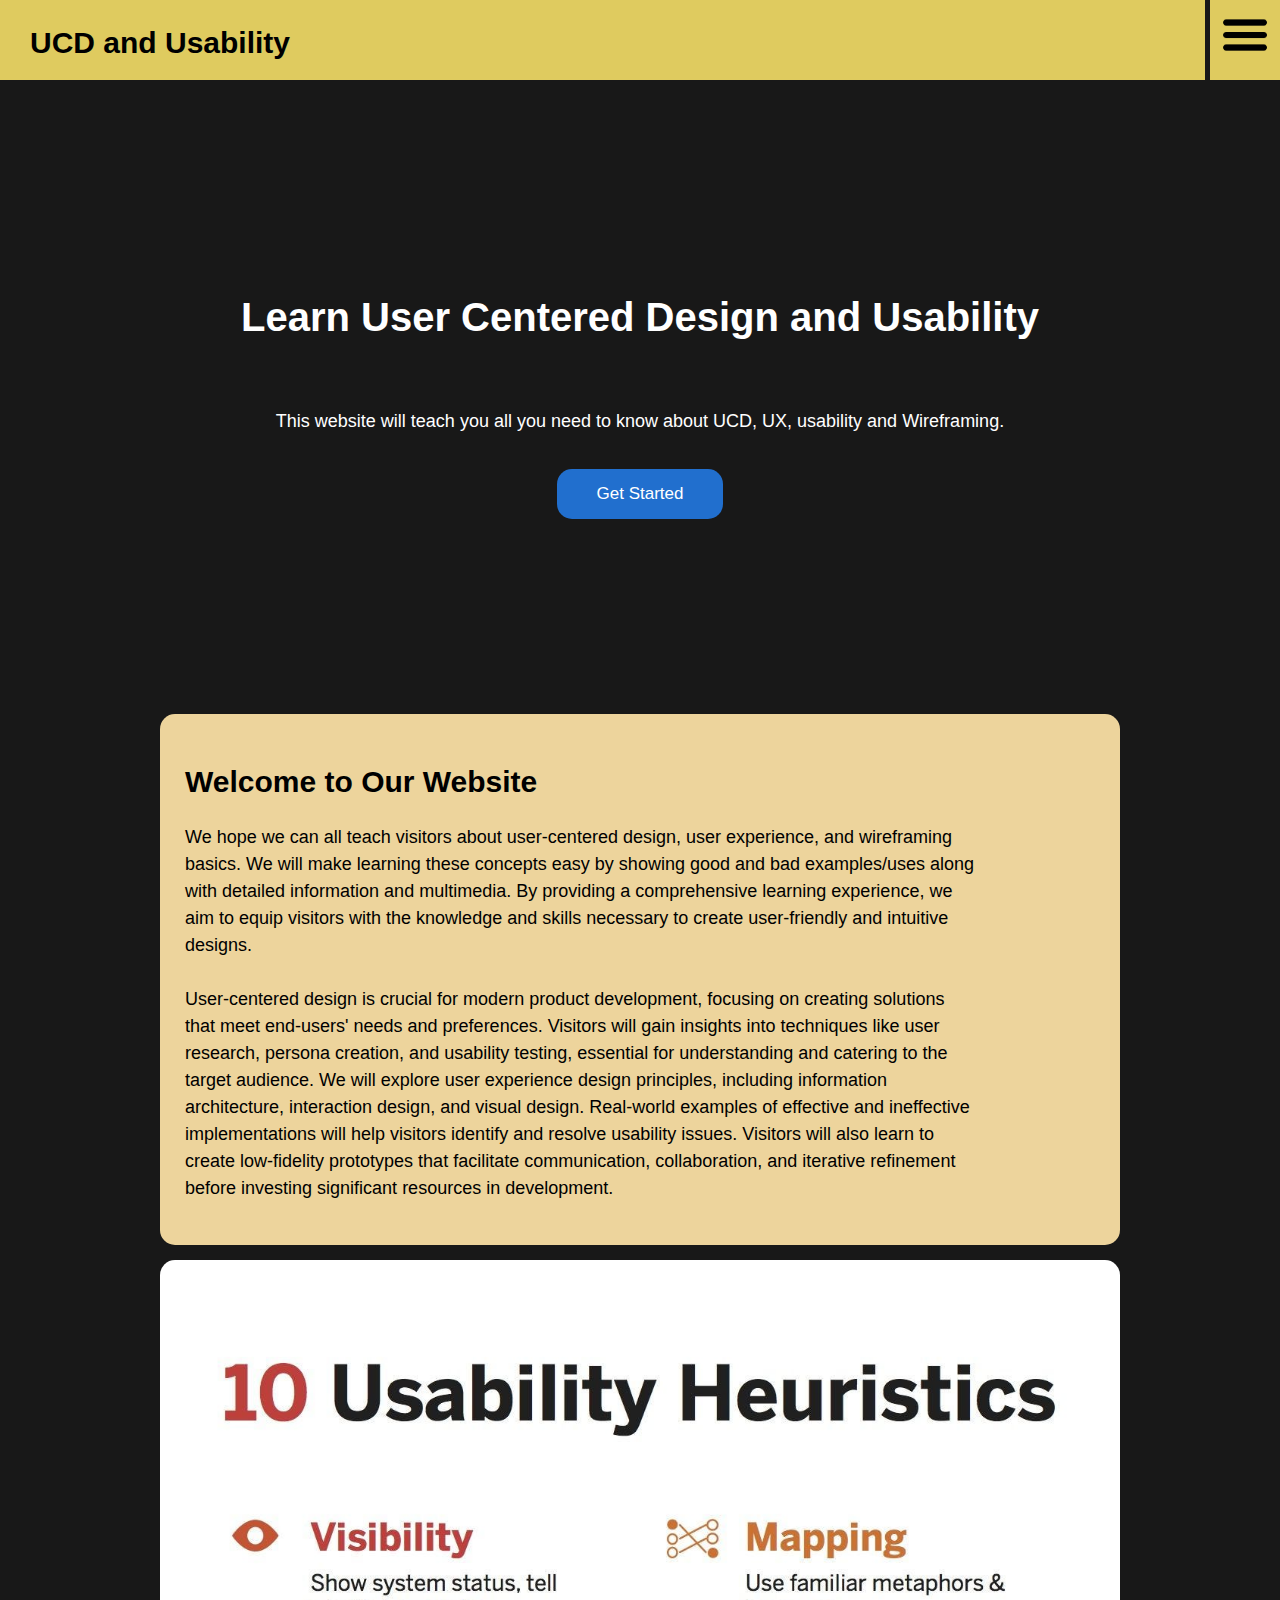
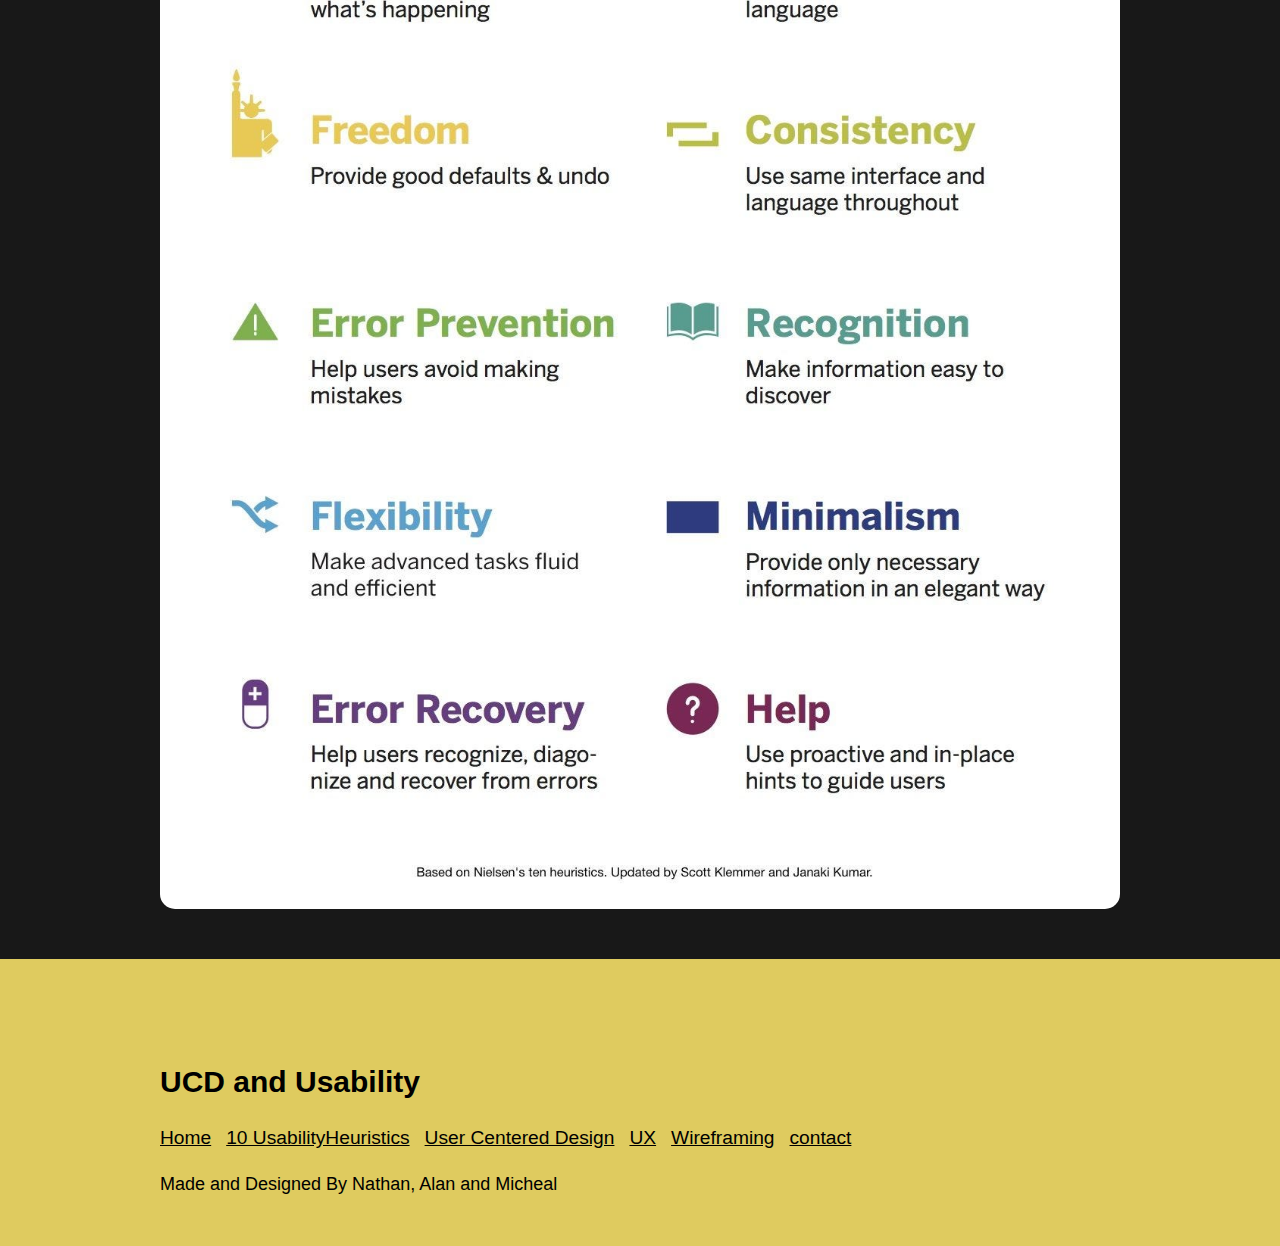
<file: group project/index.html>
<!DOCTYPE html>
<html>
    <head>
        <meta charset="UTF-8">
        <meta name="viewport" content="width=device-width, initial-scale=1.0">
        <meta name="author" content="Nathan Heaton">
        <title>Home</title>
        <link href="assets/css.css" rel="stylesheet" text="text/css">
    </head>
    <body>
        <header>
            <div class="yellow-box-title">
            <h1>UCD and Usability</h1>
            </div>
            <nav class="top-nav">
                <a class="nav-link yellow-box" href="index.html">Home</a>
                <a class="nav-link yellow-box" href="UsabilityHeuristics.html">10 UsabilityHeuristics</a>
                <a class="nav-link yellow-box" href="UserCenteredDesign.html">User Centered Design</a>
                <a class="nav-link yellow-box" href="UserExperince.html">UX</a>
                <a class="nav-link yellow-box" href="Wireframing.html">Wireframing</a>
                <a class="nav-link yellow-box" href="contactUs.html">Contact</a>
                
            </nav>
            <div class="yellow-box-end">
                <button class="mobile hamburger"><img src="assets/hamburger-menu-nav.png" alt="Menu" width="50px" height="auto"></button>
            </div>
        </header>
        <nav class="mobile-nav mobile">
            <a class="nav-link yellow-box" href="index.html">Home</a>
            <a class="nav-link yellow-box" href="UsabilityHeuristics.html">10 UsabilityHeuristics</a>
            <a class="nav-link yellow-box" href="UserCenteredDesign.html">User Centered Design</a>
            <a class="nav-link yellow-box" href="UserExperince.html">UX</a>
            <a class="nav-link yellow-box" href="Wireframing.html">Wireframing</a>
            <a class="nav-link yellow-box" href="contactUs.html">Contact</a>
            
        </nav>
        <main>
            <section class="main-content" id="home-grid">
                <section class="Centered-text" id="home-item1">
                    <h1 class="home-title">Learn User Centered Design and Usability </h1>
                    <p class="white-text">This website will teach you all you need to know about UCD, UX, usability and Wireframing.</p>
                    <a class="nav-link" href="UsabilityHeuristics.html"><button class="btn" >Get Started</button></a>

                </section>
                <section class="text-box light-yellow" id="home-item2">
                    <h1 class="black-text">Welcome to Our Website</h1>
                    <p class="black-text">We hope we can all teach visitors about user-centered design, user experience, and wireframing basics. We will make learning these concepts 
                        easy by showing good and bad examples/uses along with detailed information and multimedia. By providing a comprehensive learning experience, we aim to equip
                         visitors with the knowledge and skills necessary to create user-friendly and intuitive designs.
                        <br><br>
                        User-centered design is crucial for modern product development, focusing on creating solutions that meet end-users' needs and preferences. 
                        Visitors will gain insights into techniques like user research, persona creation, and usability testing, essential for understanding and catering
                         to the target audience. We will explore user experience design principles, including information architecture, interaction design, and visual design.
                          Real-world examples of effective and ineffective implementations will help visitors identify and resolve usability issues. Visitors will also 
                        learn to create low-fidelity prototypes that facilitate communication, collaboration, and iterative refinement before investing significant resources in development.
                    </p>

                </section>
                <div id="home-item3" class="image-box-curved">
                    <img class="image-fill" src="assets/10-usability-Hueristics.jpg" alt="10 Usability Hueristics">
                </div>
            </section>

       </main>
        <footer>
            <section class="main-content">
                <h1>UCD and Usability</h1>
                <nav class="footer-nav">                    
                    <a class="nav-link" href="index.html">Home</a>
                    <a class="nav-link" href="UsabilityHeuristics.html">10 UsabilityHeuristics</a>
                    <a class="nav-link" href="UserCenteredDesign.html">User Centered Design</a>
                    <a class="nav-link" href="UserExperince.html">UX</a>
                    <a class="nav-link" href="Wireframing.html">Wireframing</a>
                    <a class="nav-link" href="contactUs.html">contact</a>
                    
                </nav>
                <p class="black-text">Made and Designed By Nathan, Alan and Micheal</p>

            </section>
        </footer>
        <!-- jquery -->
        <script src="https://ajax.googleapis.com/ajax/libs/jquery/3.7.1/jquery.min.js"></script>
        <script src="assets/file.js"></script>
    </body>
</html>
</file>
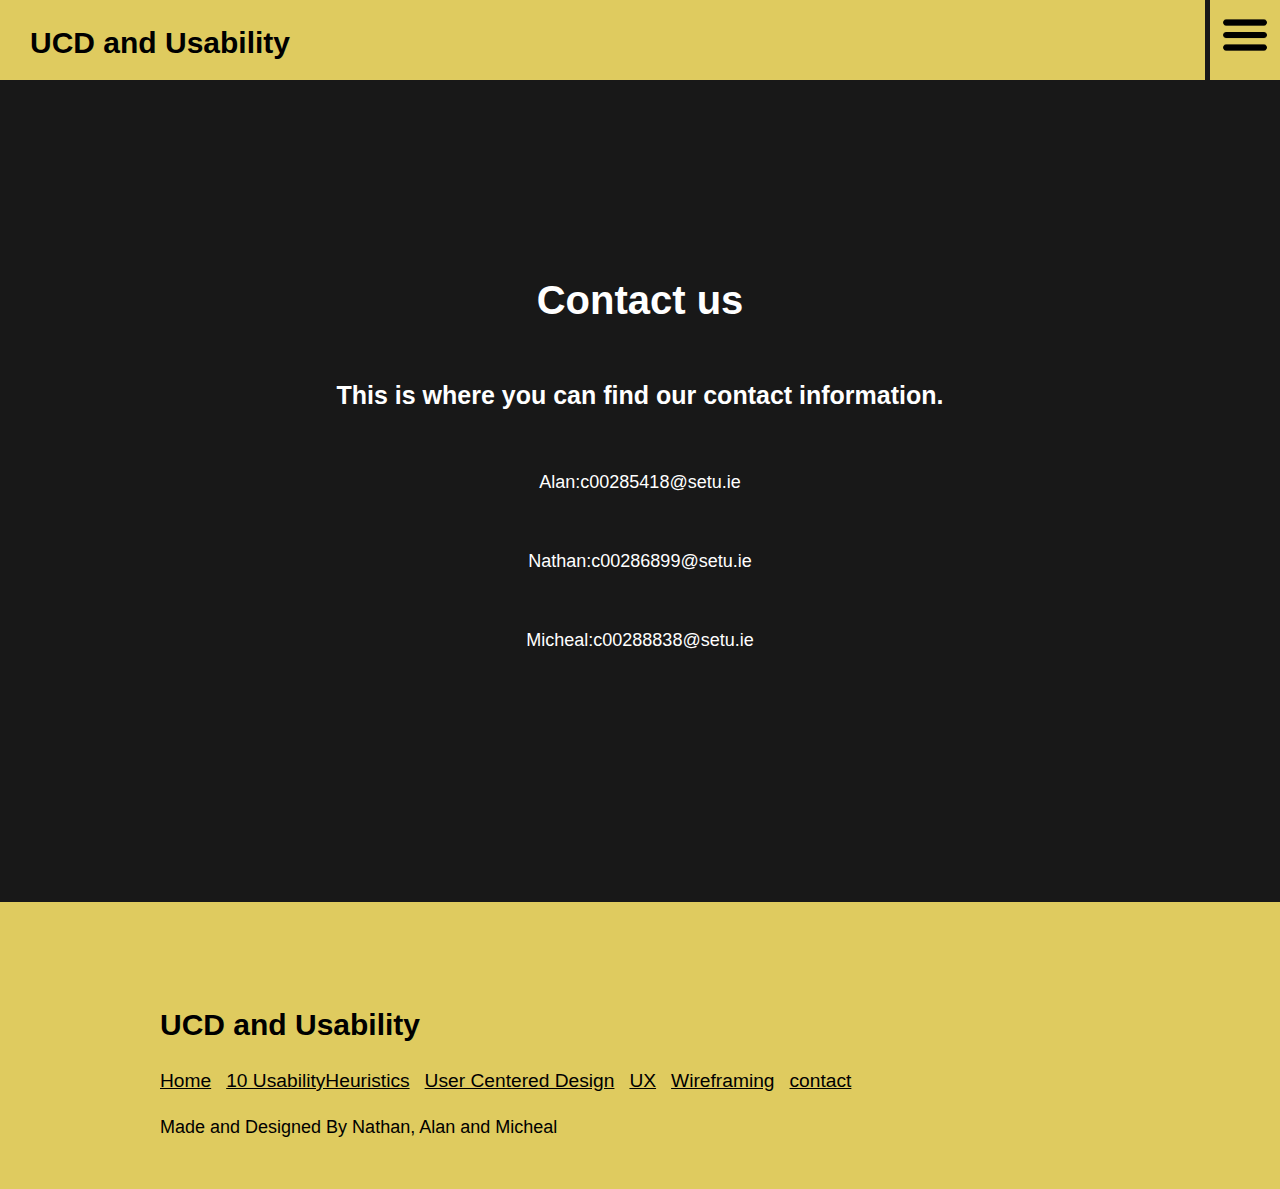
<file: group project/contactUs.html>
<!DOCTYPE html>
<html>
    <head>
        <meta charset="UTF-8">
        <meta name="viewport" content="width=device-width, initial-scale=1.0">
        <meta name="author" content="Nathan Heaton">
        <title>contact</title>
        <link href="assets/css.css" rel="stylesheet" text="text/css">
    </head>
    <body>
        <header>
            <div class="yellow-box-title">
            <h1>UCD and Usability</h1>
            </div>
            <nav class="top-nav">
                <a class="nav-link yellow-box" href="index.html">Home</a>
                <a class="nav-link yellow-box" href="UsabilityHeuristics.html">10 UsabilityHeuristics</a>
                <a class="nav-link yellow-box" href="UserCenteredDesign.html">User Centered Design</a>
                <a class="nav-link yellow-box" href="UserExperince.html">UX</a>
                <a class="nav-link yellow-box" href="Wireframing.html">Wireframing</a>
                <a class="nav-link yellow-box" href="contactUs.html">Contact</a>
                
            </nav>
            <div class="yellow-box-end">
                <button class="mobile hamburger"><img src="assets/hamburger-menu-nav.png" alt="Menu" width="50px" height="auto"></button>
            </div>
        </header>
        <nav class="mobile-nav mobile">
            <a class="nav-link yellow-box" href="index.html">Home</a>
            <a class="nav-link yellow-box" href="UsabilityHeuristics.html">10 UsabilityHeuristics</a>
            <a class="nav-link yellow-box" href="UserCenteredDesign.html">User Centered Design</a>
            <a class="nav-link yellow-box" href="UserExperince.html">UX</a>
            <a class="nav-link yellow-box" href="Wireframing.html">Wireframing</a>
            <a class="nav-link yellow-box" href="contactUs.html">Contact</a>
            
        </nav>
        <main>
            <section class="main-content" id="contact-grid">
                <section class="Centered-text" id="contact-item1">
                    <h1 id="contact-title">Contact us</h1>
                    <h2 class="white-text">This is where you can find our contact information.</h2>
                    <p class="white-text">Alan:c00285418@setu.ie</p>
                    <p class="white-text">Nathan:c00286899@setu.ie</p>
                    <p class="white-text">Micheal:c00288838@setu.ie</p>

                </section>
            </section>
       </main>
        <footer>
            <section class="main-content">
                <h1>UCD and Usability</h1>
                <nav class="footer-nav">                    
                    <a class="nav-link" href="index.html">Home</a>
                    <a class="nav-link" href="UsabilityHeuristics.html">10 UsabilityHeuristics</a>
                    <a class="nav-link" href="UserCenteredDesign.html">User Centered Design</a>
                    <a class="nav-link" href="UserExperince.html">UX</a>
                    <a class="nav-link" href="Wireframing.html">Wireframing</a>
                    <a class="nav-link" href="contactUs.html">contact</a>
                    
                </nav>
                <p class="black-text">Made and Designed By Nathan, Alan and Micheal</p>

            </section>
        </footer>

        <script src="https://ajax.googleapis.com/ajax/libs/jquery/3.7.1/jquery.min.js"></script>
       <script src="assets/file.js"></script>
    </body>
</html>
</file>
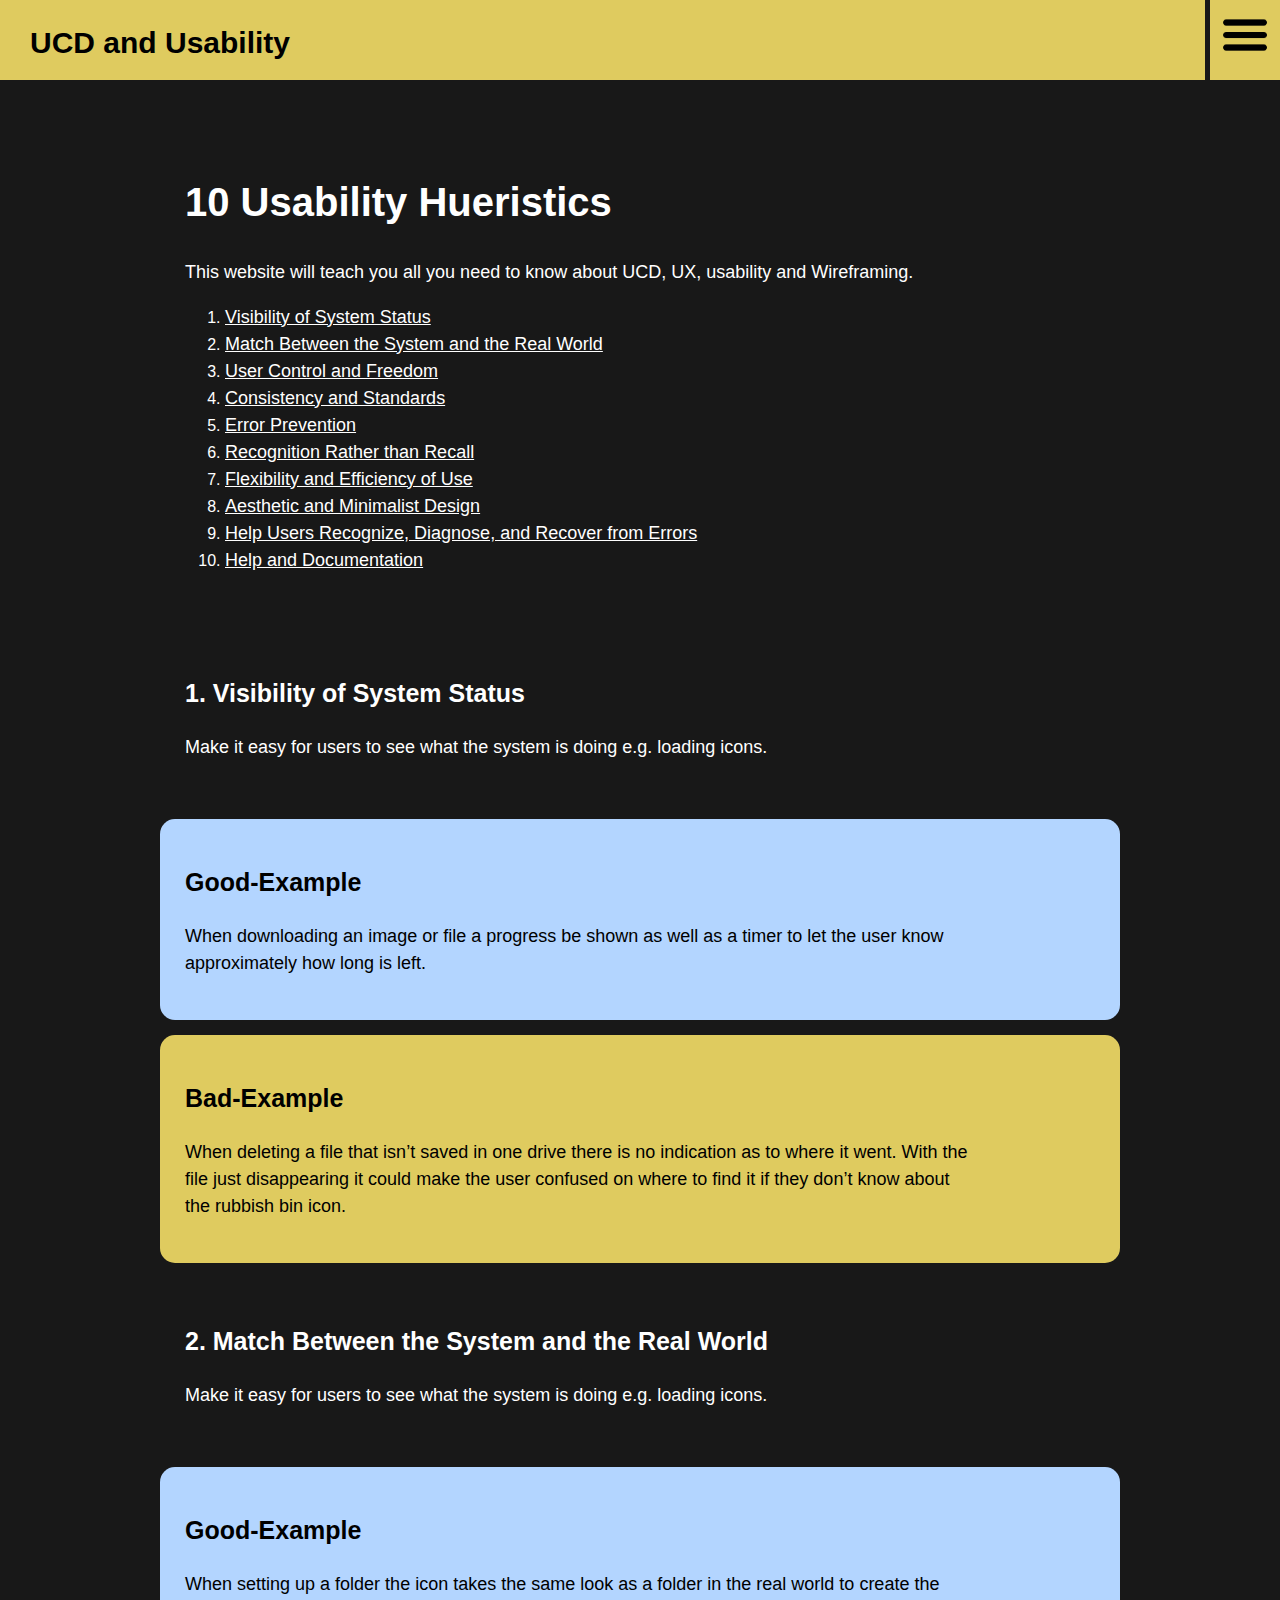
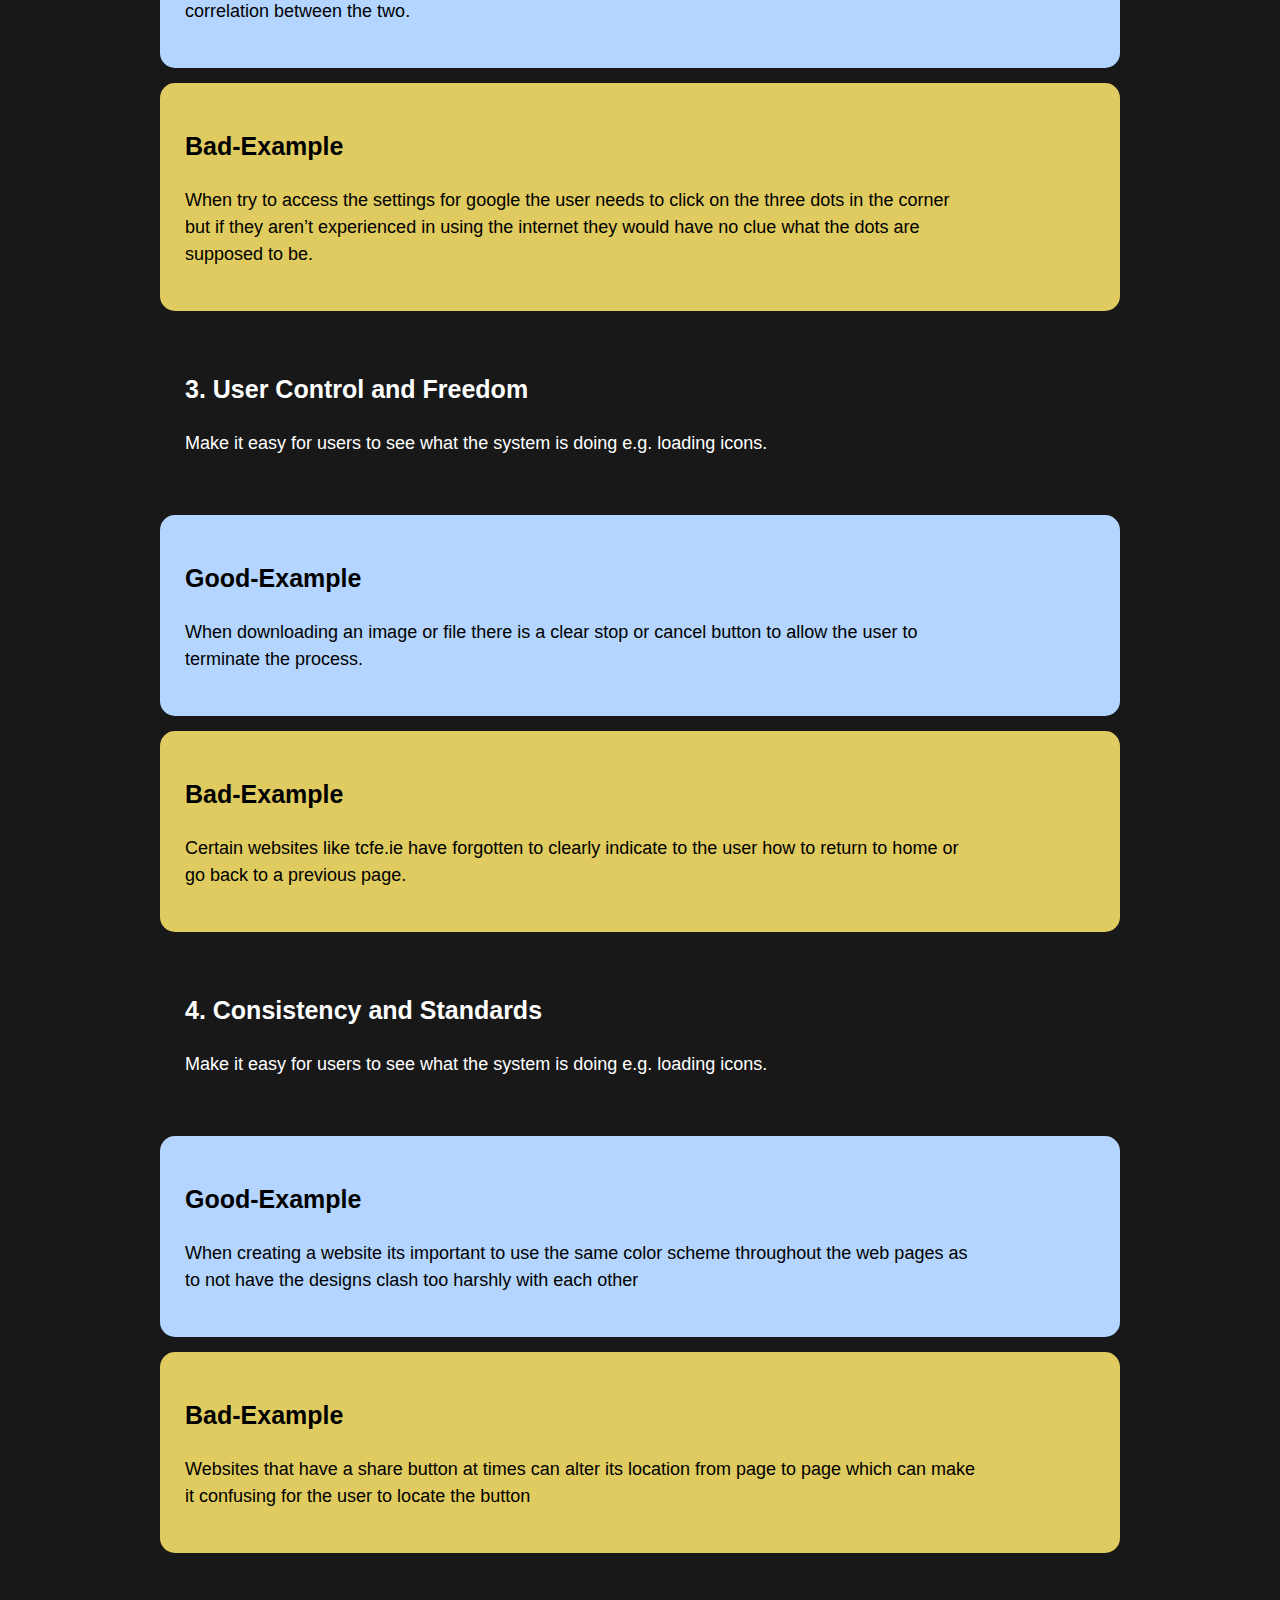
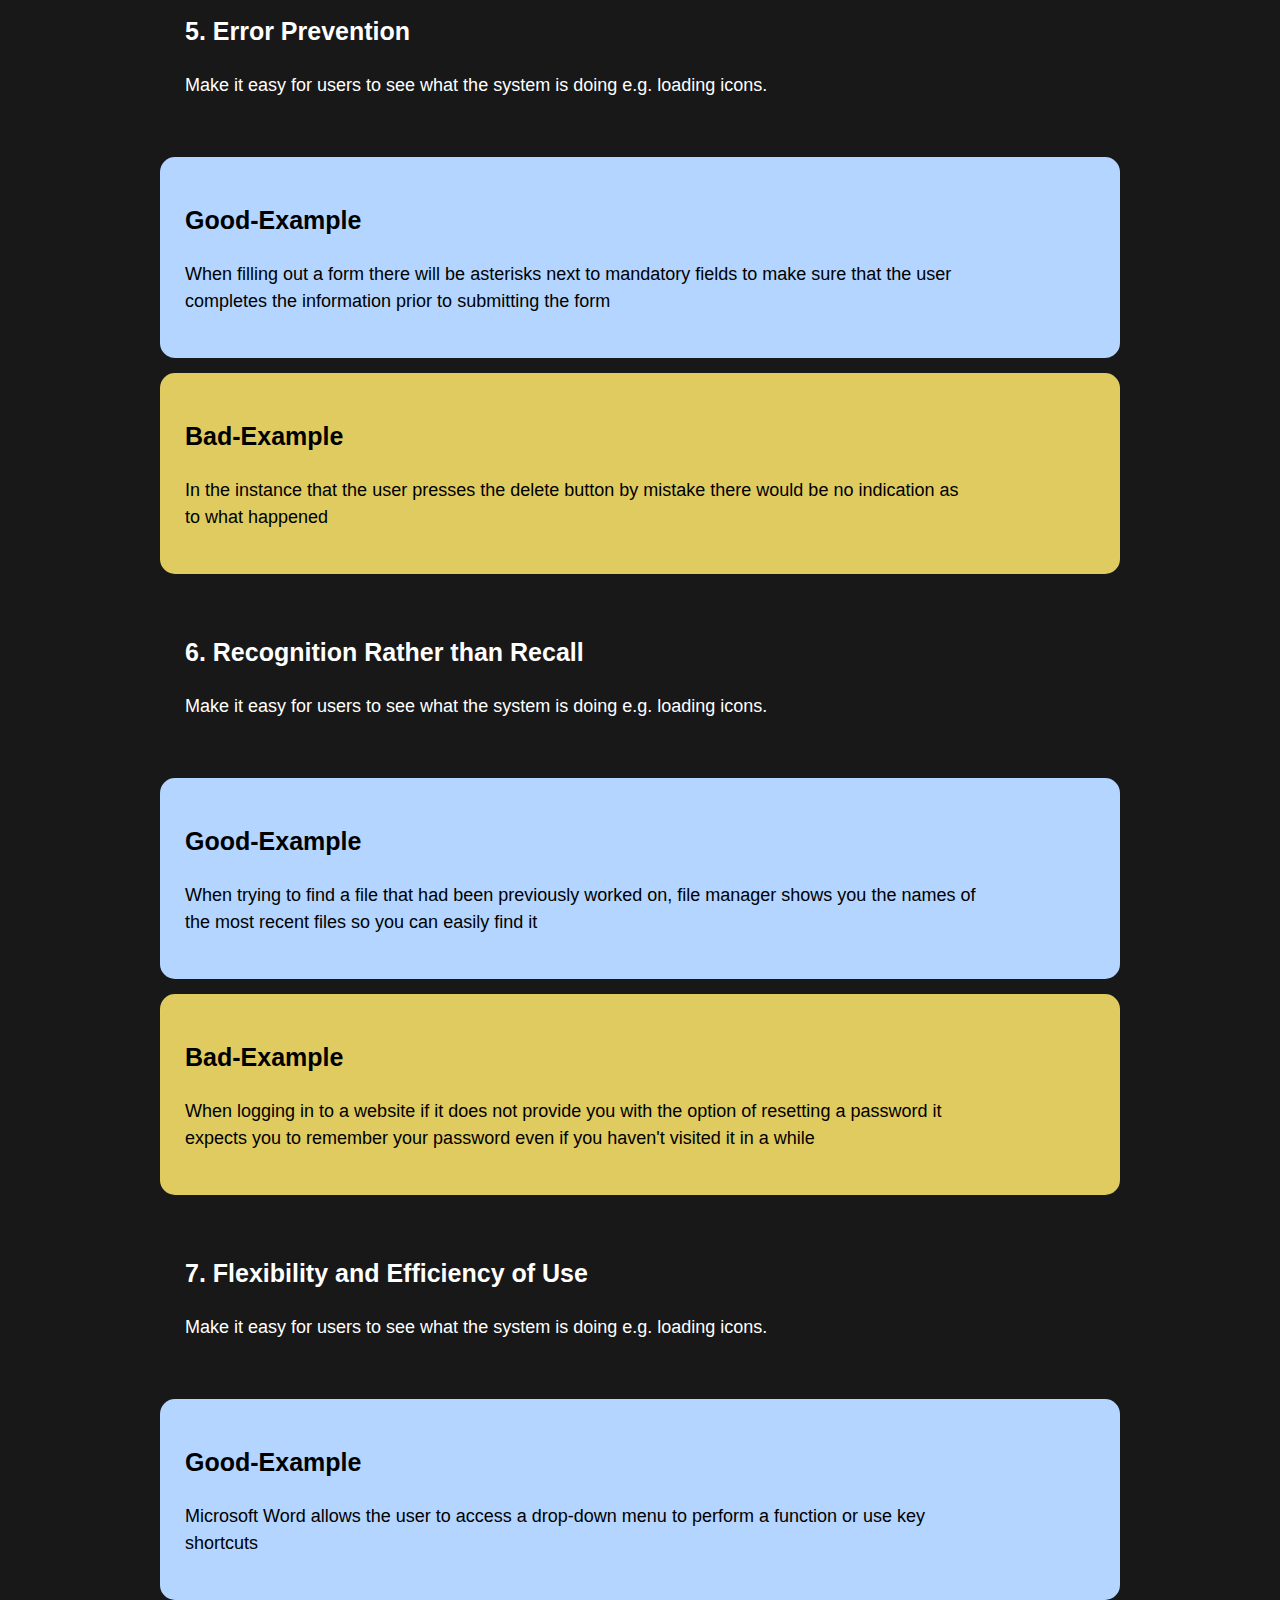
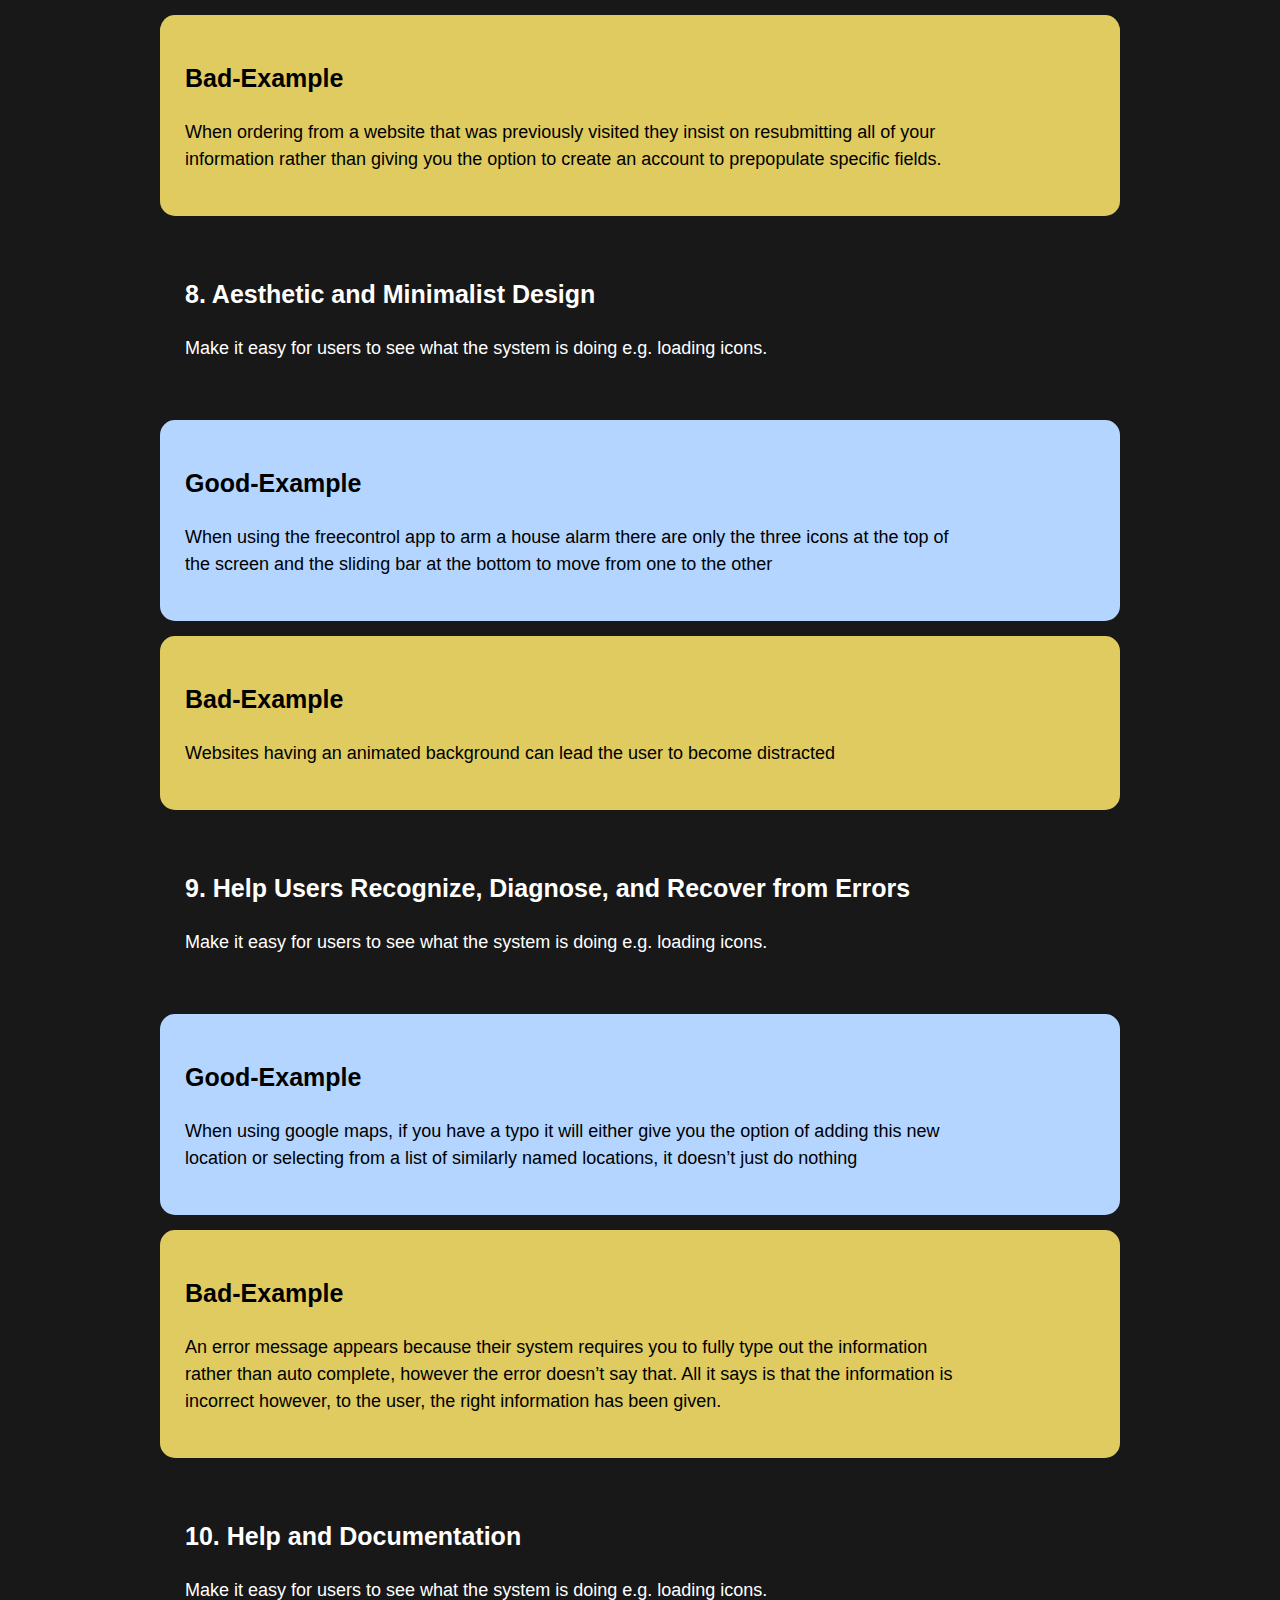
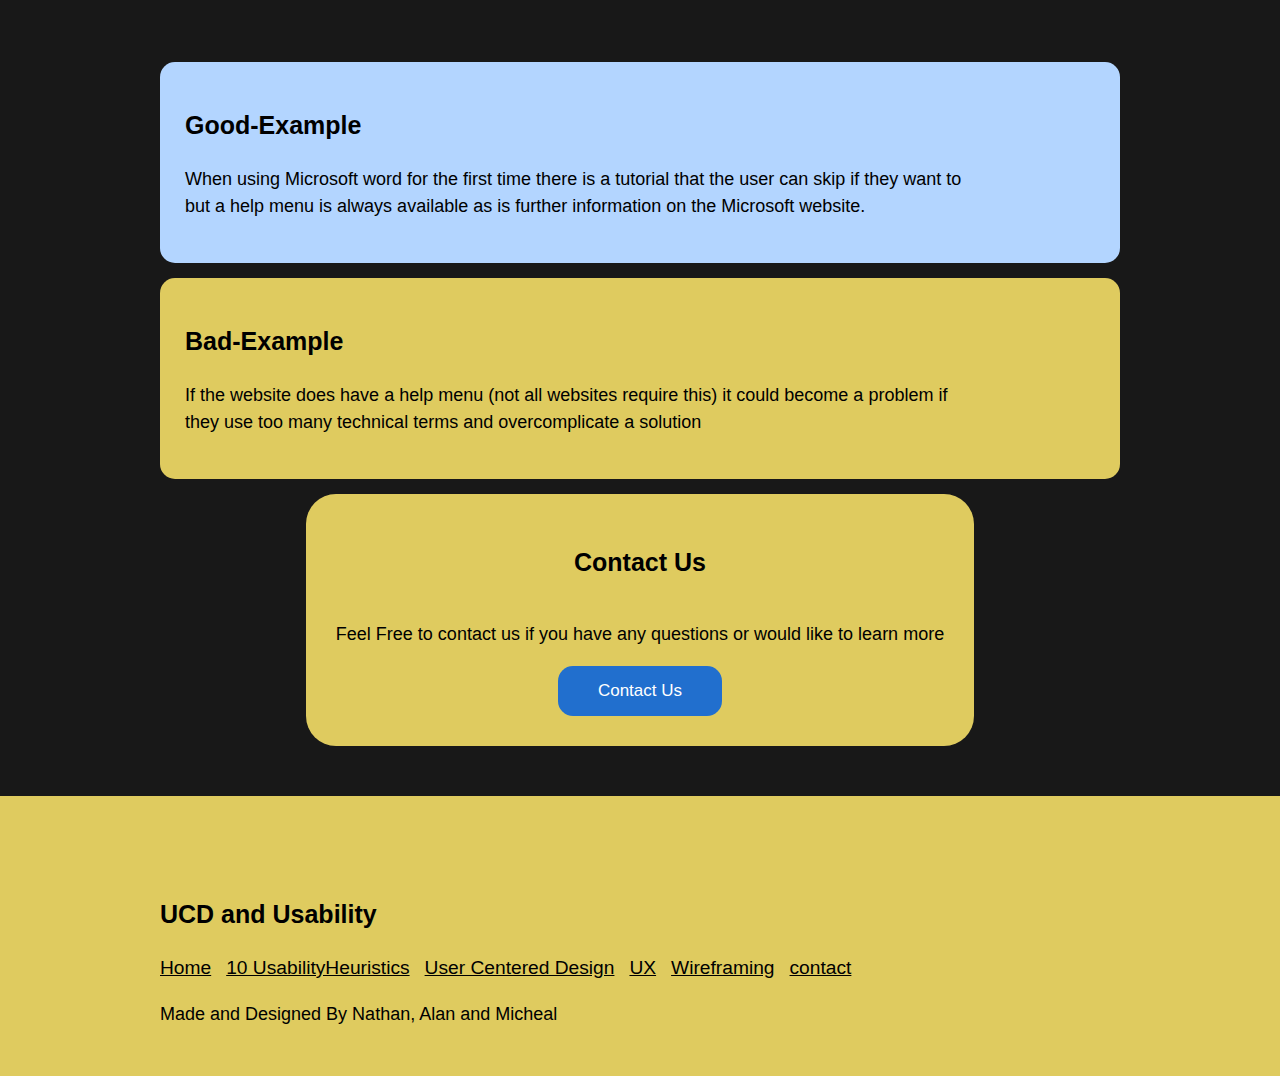
<file: group project/UsabilityHeuristics.html>
<!DOCTYPE html>
<html>
    <head>
        <meta charset="UTF-8">
        <meta name="viewport" content="width=device-width, initial-scale=1.0">
        <meta name="author" content="Nathan Heaton">
        <title>Usability</title>
        <link href="assets/css.css" rel="stylesheet" text="text/css">
    </head>
    <body>
        <header>
            <div class="yellow-box-title">
            <h1>UCD and Usability</h1>
            </div>
            <nav class="top-nav">
                <a class="nav-link yellow-box" href="index.html">Home</a>
                <a class="nav-link yellow-box" href="UsabilityHeuristics.html">10 UsabilityHeuristics</a>
                <a class="nav-link yellow-box" href="UserCenteredDesign.html">User Centered Design</a>
                <a class="nav-link yellow-box" href="UserExperince.html">UX</a>
                <a class="nav-link yellow-box" href="Wireframing.html">Wireframing</a>
                <a class="nav-link yellow-box" href="contactUs.html">Contact</a>
                
            </nav>
            <div class="yellow-box-end">
                <button class="mobile hamburger"><img src="assets/hamburger-menu-nav.png" alt="Menu" width="50px" height="auto"></button>
            </div>
        </header>
        <nav class="mobile-nav mobile">
            <a class="nav-link yellow-box" href="index.html">Home</a>
            <a class="nav-link yellow-box" href="UsabilityHeuristics.html">10 UsabilityHeuristics</a>
            <a class="nav-link yellow-box" href="UserCenteredDesign.html">User Centered Design</a>
            <a class="nav-link yellow-box" href="UserExperince.html">UX</a>
            <a class="nav-link yellow-box" href="Wireframing.html">Wireframing</a>
            <a class="nav-link yellow-box" href="contactUs.html">Contact</a>
            
        </nav>
        <main>
            <section class="main-content" id="two-column-grid">
                <section class="text-box two-wide" id="usability-item1">
                    <h1 class="home-title">10 Usability Hueristics</h1>
                    <p class="white-text">This website will teach you all you need to know about UCD, UX, usability and Wireframing.</p>
                    <ol class="white-text">
                        <li>
                            <a href="#usability-item2" class="white-text">Visibility of System Status</a>
                        </li>
                        <li>
                            <a href="#usability-item3" class="white-text">Match Between the System and the Real World</a>
                        </li>
                        <li>
                            <a href="#usability-item4" class="white-text">User Control and Freedom</a>
                        </li>
                        <li>
                            <a href="#usability-item5"  class="white-text">Consistency and Standards</a>
                        </li>
                        <li>
                            <a href="#usability-item6"  class="white-text">Error Prevention</a>
                        </li>
                        <li>
                            <a href="#usability-item7"  class="white-text">Recognition Rather than Recall</a>
                        </li>
                        <li>
                            <a href="#usability-item8"  class="white-text">Flexibility and Efficiency of Use</a>
                        </li>
                        <li>
                            <a href="#usability-item9"  class="white-text">Aesthetic and Minimalist Design</a>
                        </li>
                        <li>
                            <a href="#usability-item10"  class="white-text">Help Users Recognize, Diagnose, and Recover from Errors</a>
                        </li>
                        <li>
                            <a href="#usability-item11"  class="white-text">Help and Documentation</a>
                        </li>

                    </ol>
                </section>
                <section class="text-box two-wide" id="usability-item2">
                    <h2 class="white-text">1. Visibility of System Status </h2>
                    <p class="white-text">Make it easy for users to see what the system is doing e.g. loading icons.</p>
                </section>
                <section class="text-box blue first-half" >
                    <h2 class="black-text">Good-Example</h2>
                    <p class="black-text">When downloading an image or file a progress be shown as well as a timer to let the user know approximately how long is left.</p>
                </section>
                <section class="text-box yellow second-half" >
                    <h2 class="black-text">Bad-Example</h2>
                    <p class="black-text">When deleting a file that isn’t saved in one drive there is no indication as to where it went. With the file just disappearing it could make
                         the user confused on where to find it if they don’t know about the rubbish bin icon.</p>
                </section>
                <section class="text-box two-wide" id="usability-item3">
                    <h2 class="white-text">2. Match Between the System and the Real World</h2>
                    <p class="white-text">Make it easy for users to see what the system is doing e.g. loading icons.</p>
                </section>
                <section class="text-box blue first-half" >
                    <h2 class="black-text">Good-Example</h2>
                    <p class="black-text">When setting up a folder the icon takes the same look as a folder in the real world to create the correlation between the two.</p>
                </section>
                <section class="text-box yellow second-half" >
                    <h2 class="black-text">Bad-Example</h2>
                    <p class="black-text">When try to access the settings for google the user needs to click on the three dots in the corner but if they aren’t
                         experienced in using the internet they would have no clue what the dots are supposed to be.</p>
                </section>
                <section class="text-box two-wide" id="usability-item4" >
                    <h2 class="white-text">3. User Control and Freedom</h2>
                    <p class="white-text">Make it easy for users to see what the system is doing e.g. loading icons.</p>
                </section>
                <section class="text-box blue first-half" >
                    <h2 class="black-text">Good-Example</h2>
                    <p class="black-text">When downloading an image or file there is a clear stop or cancel button to allow the user to terminate the process.</p>
                </section>
                <section class="text-box yellow second-half" >
                    <h2 class="black-text">Bad-Example</h2>
                    <p class="black-text">Certain websites like tcfe.ie have forgotten to clearly indicate to the user how to return to home or go back to a previous page.</p>
                </section>
                <section class="text-box two-wide" id="usability-item5">
                    <h2 class="white-text">4. Consistency and Standards</h2>
                    <p class="white-text">Make it easy for users to see what the system is doing e.g. loading icons.</p>
                </section>
                <section class="text-box blue first-half" >
                    <h2 class="black-text">Good-Example</h2>
                    <p class="black-text">When creating a website its important to use the same color scheme throughout the web pages as to not have the designs clash too harshly with each other </p>
                </section>
                <section class="text-box yellow second-half" >
                    <h2 class="black-text">Bad-Example</h2>
                    <p class="black-text">Websites that have a share button at times can alter its location from page to page which can make it confusing for the user to locate the button
                    </p>
                </section>
                <section class="text-box two-wide" id="usability-item6">
                    <h2 class="white-text">5. Error Prevention</h2>
                    <p class="white-text">Make it easy for users to see what the system is doing e.g. loading icons.</p>
                </section>
                <section class="text-box blue first-half" >
                    <h2 class="black-text">Good-Example</h2>
                    <p class="black-text">When filling out a form there will be asterisks next to mandatory fields to make sure that the user completes the information prior to submitting the form</p>
                </section>
                <section class="text-box yellow second-half" >
                    <h2 class="black-text">Bad-Example</h2>
                    <p class="black-text">In the instance that the user presses the delete button by mistake there would be no indication as to what happened</p>
                </section>
                <section class="text-box two-wide" id="usability-item7">
                    <h2 class="white-text">6. Recognition Rather than Recall</h2>
                    <p class="white-text">Make it easy for users to see what the system is doing e.g. loading icons.</p>
                </section>
                <section class="text-box blue first-half" >
                    <h2 class="black-text">Good-Example</h2>
                    <p class="black-text">When trying to find a file that had been previously worked on, file manager shows you the names of the most recent files so you can easily find it
                    </p>
                </section>
                <section class="text-box yellow second-half" >
                    <h2 class="black-text">Bad-Example</h2>
                    <p class="black-text">When logging in to a website if it does not provide you with the option of resetting a password it expects you to remember your password even if you haven't visited it in a while</p>
                </section>
                <section class="text-box two-wide" id="usability-item8">
                    <h2 class="white-text">7. Flexibility and Efficiency of Use</h2>
                    <p class="white-text">Make it easy for users to see what the system is doing e.g. loading icons.</p>
                </section>
                <section class="text-box blue first-half" >
                    <h2 class="black-text">Good-Example</h2>
                    <p class="black-text">Microsoft Word allows the user to access a drop-down menu to perform a function or use key shortcuts</p>
                </section>
                <section class="text-box yellow second-half" >
                    <h2 class="black-text">Bad-Example</h2>
                    <p class="black-text">When ordering from a website that was previously visited they insist on resubmitting all of your information rather than giving you the option to create an account to prepopulate specific fields.</p>
                </section>

                <section class="text-box two-wide" id="usability-item9">
                    <h2 class="white-text">8. Aesthetic and Minimalist Design</h2>
                    <p class="white-text">Make it easy for users to see what the system is doing e.g. loading icons.</p>
                </section>
                <section class="text-box blue first-half" >
                    <h2 class="black-text">Good-Example</h2>
                    <p class="black-text">When using the freecontrol app to arm a house alarm there are only the three icons at the top of the screen and the sliding bar at the bottom to move from one to the other
                    </p>
                </section>
                <section class="text-box yellow second-half" >
                    <h2 class="black-text">Bad-Example</h2>
                    <p class="black-text">Websites having an animated background can lead the user to become distracted</p>
                </section>
                <section class="text-box two-wide" id="usability-item10">
                    <h2 class="white-text">9. Help Users Recognize, Diagnose, and Recover from Errors</h2>
                    <p class="white-text">Make it easy for users to see what the system is doing e.g. loading icons.</p>
                </section>
                <section class="text-box blue first-half" >
                    <h2 class="black-text">Good-Example</h2>
                    <p class="black-text">When using google maps, if you have a typo it will either give you the option of adding this new location or selecting from a list of similarly named locations, it doesn’t just do nothing</p>
                </section>
                <section class="text-box yellow second-half" >
                    <h2 class="black-text">Bad-Example</h2>
                    <p class="black-text">An error message appears because their system requires you to fully type out the information rather than auto complete, however the error doesn’t say that. 
                        All it says is that the information is incorrect however, to the user, the right information has been given.</p>
                </section>
                <section class="text-box two-wide" id="usability-item11">
                    <h2 class="white-text">10. Help and Documentation</h2>
                    <p class="white-text">Make it easy for users to see what the system is doing e.g. loading icons.</p>
                </section>
                <section class="text-box blue first-half" >
                    <h2 class="black-text">Good-Example</h2>
                    <p class="black-text">When using Microsoft word for the first time there is a tutorial that the user can skip if they want to but a help menu is always available as is further information on the Microsoft website.</p>
                </section>
                <section class="text-box yellow second-half" >
                    <h2 class="black-text">Bad-Example</h2>
                    <p class="black-text">If the website does have a help menu (not all websites require this) it could become a problem if they use too many technical terms and overcomplicate a solution</p>
                </section>
                <section class="Centered-text-small yellow two-wide">
                    <h2>Contact Us</h2>
                    <p class="black-text">Feel Free to contact us if you have any questions or would like to learn more</p>
                    <a class="nav-link" href="contactUs.html"><button class="btn" >Contact Us</button></a>
                </section>
            </section>

       </main>
        <footer>
            <section class="main-content">
                <h2>UCD and Usability</h2>
                <nav class="footer-nav">                    
                    <a class="nav-link" href="index.html">Home</a>
                    <a class="nav-link" href="UsabilityHeuristics.html">10 UsabilityHeuristics</a>
                    <a class="nav-link" href="UserCenteredDesign.html">User Centered Design</a>
                    <a class="nav-link" href="UserExperince.html">UX</a>
                    <a class="nav-link" href="Wireframing.html">Wireframing</a>
                    <a class="nav-link" href="contactUs.html">contact</a>
                   
                </nav>
                <p class="black-text">Made and Designed By Nathan, Alan and Micheal</p>

            </section>
        </footer>

        <script src="https://ajax.googleapis.com/ajax/libs/jquery/3.7.1/jquery.min.js"></script>
       <script src="assets/file.js"></script>
    </body>
</html>
</file>
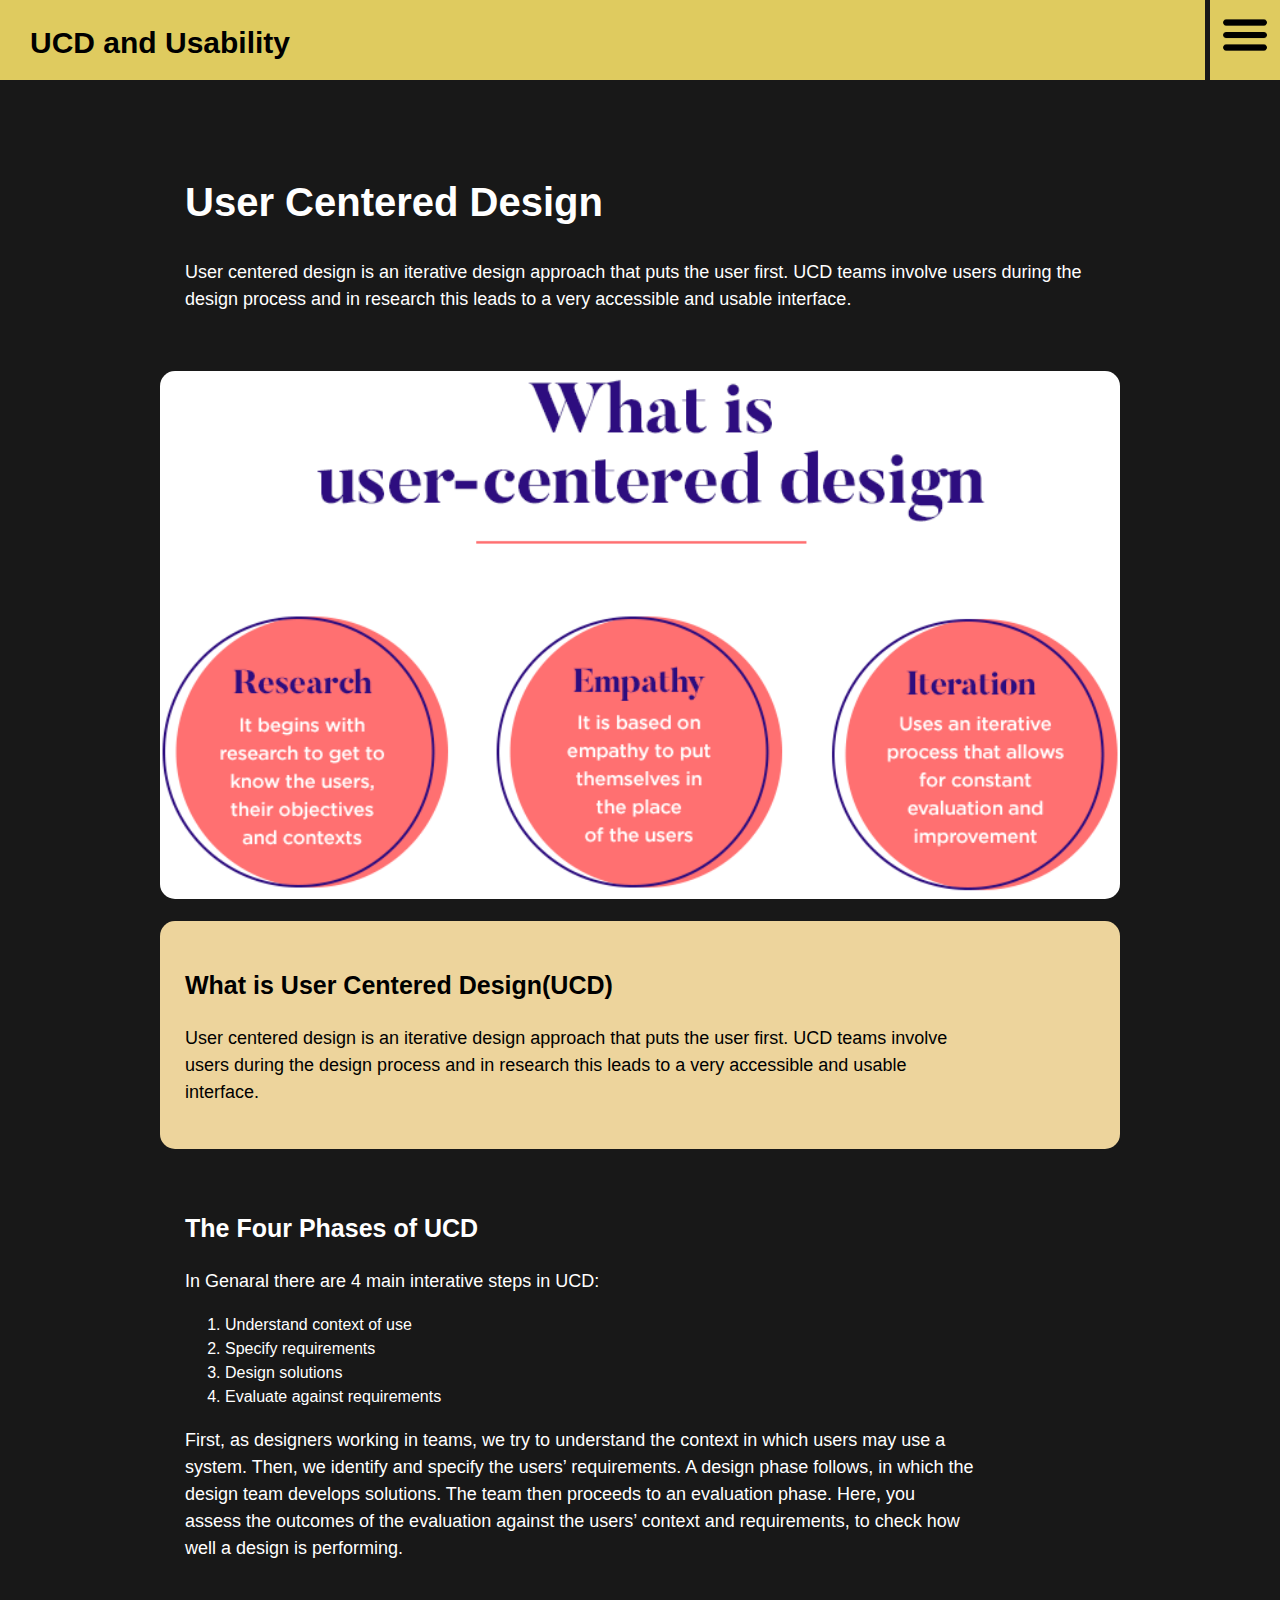
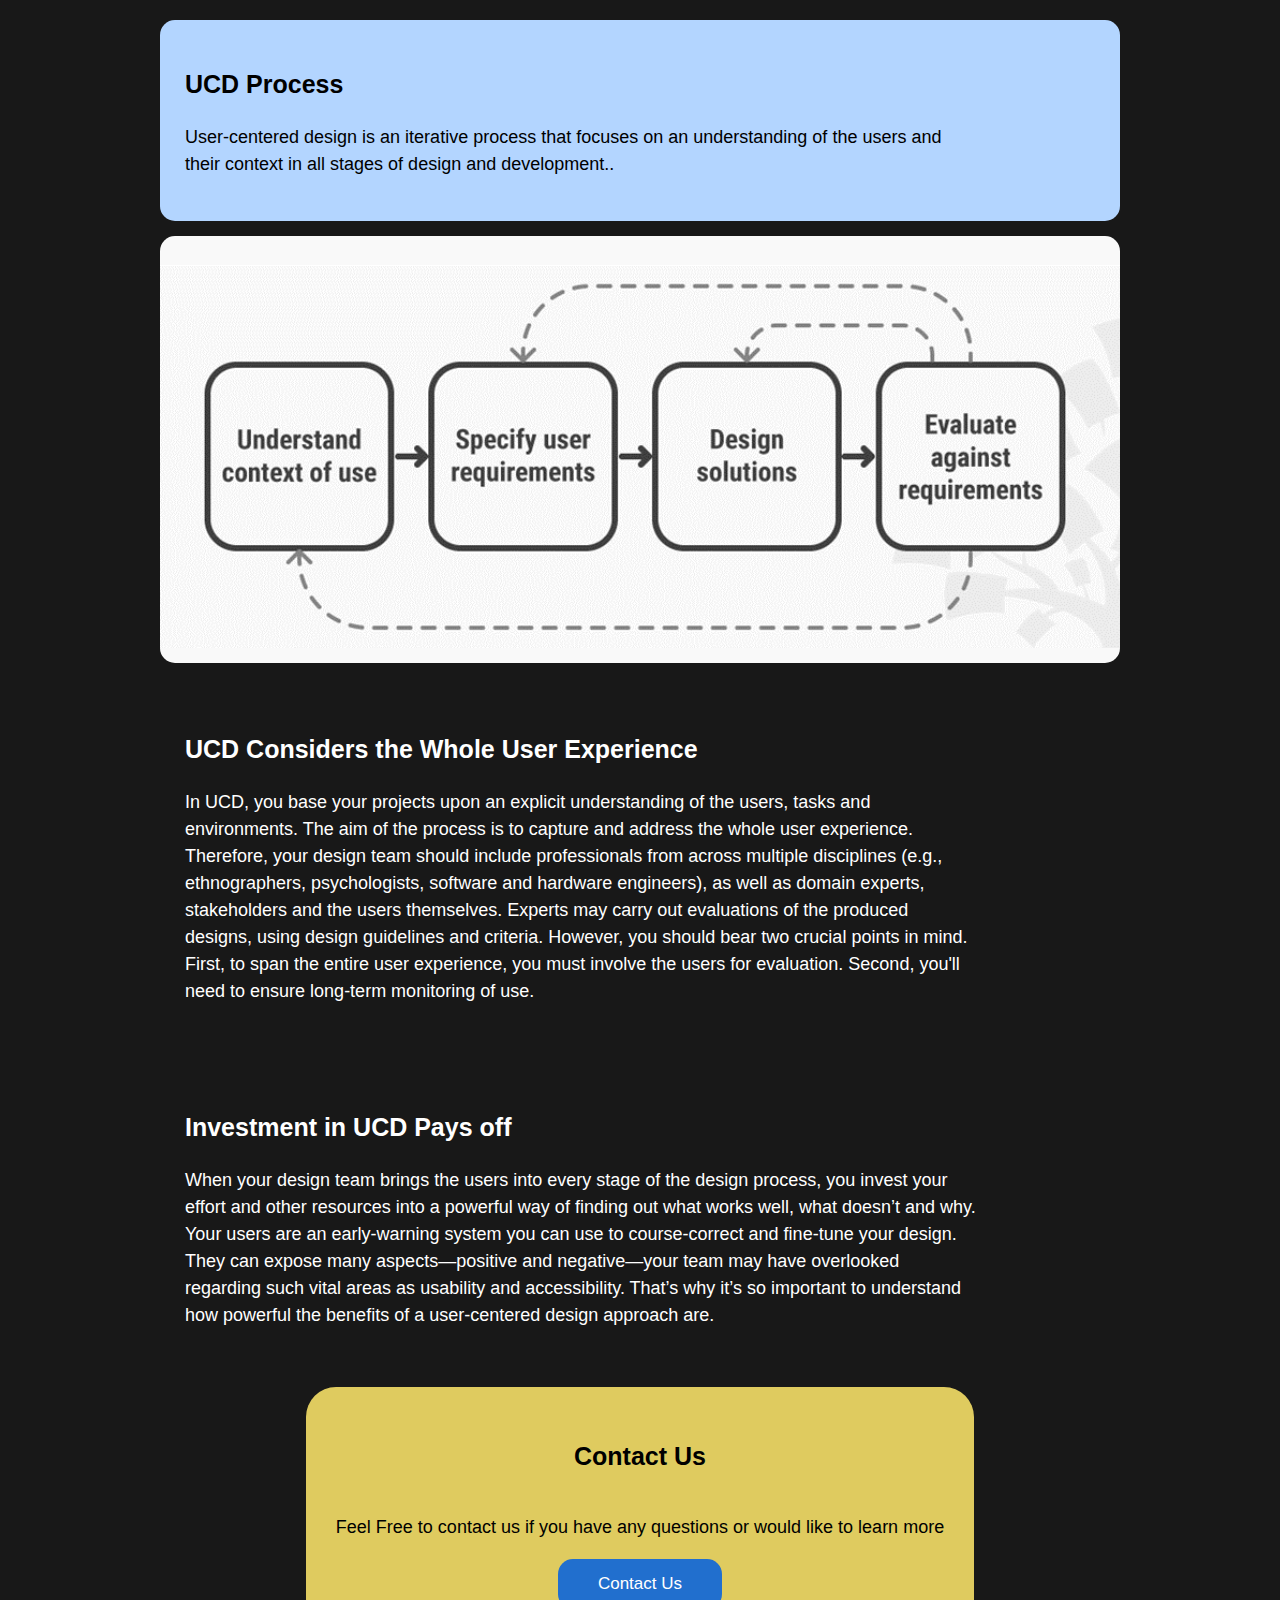
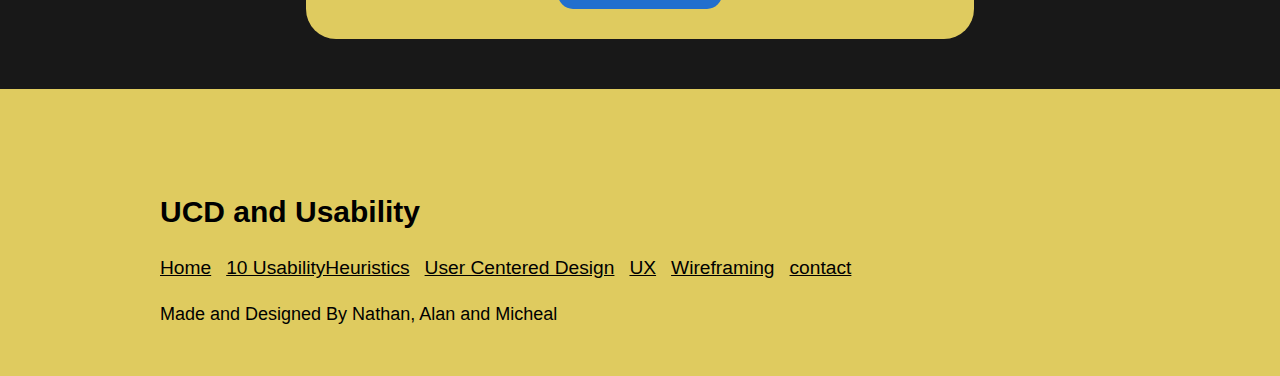
<file: group project/UserCenteredDesign.html>
<!DOCTYPE html>
<html>
    <head>
        <meta charset="UTF-8">
        <meta name="viewport" content="width=device-width, initial-scale=1.0">
        <meta name="author" content="Nathan Heaton">
        <title>UserCenteredDesign</title>
        <link href="assets/css.css" rel="stylesheet" text="text/css">
    </head>
    <body>
        <header>
            <div class="yellow-box-title">
            <h1>UCD and Usability</h1>
            </div>
            <nav class="top-nav">
                <a class="nav-link yellow-box" href="index.html">Home</a>
                <a class="nav-link yellow-box" href="UsabilityHeuristics.html">10 UsabilityHeuristics</a>
                <a class="nav-link yellow-box" href="UserCenteredDesign.html">User Centered Design</a>
                <a class="nav-link yellow-box" href="UserExperince.html">UX</a>
                <a class="nav-link yellow-box" href="Wireframing.html">Wireframing</a>
                <a class="nav-link yellow-box" href="contactUs.html">Contact</a>
                
            </nav>    
            <div class="yellow-box-end">
                <button class="mobile hamburger"><img src="assets/hamburger-menu-nav.png" alt="Menu" width="50px" height="auto"></button>
            </div>
        </header>
        <nav class="mobile-nav mobile">
            <a class="nav-link yellow-box" href="index.html">Home</a>
            <a class="nav-link yellow-box" href="UsabilityHeuristics.html">10 UsabilityHeuristics</a>
            <a class="nav-link yellow-box" href="UserCenteredDesign.html">User Centered Design</a>
            <a class="nav-link yellow-box" href="UserExperince.html">UX</a>
            <a class="nav-link yellow-box" href="Wireframing.html">Wireframing</a>
            <a class="nav-link yellow-box" href="contactUs.html">Contact</a>
            
        </nav>
        <main>
            <section class="main-content" id="two-column-grid">
                <section class="heading-box two-wide">
                    <h1 class="home-title white-text ">User Centered Design</h1>
                    <p class="white-text">
                        User centered design is an iterative design approach that puts the user first. UCD teams involve users during the design 
                        process and in research this leads to a very accessible and usable interface.</p>
                </section>
                <section class="image-box-curved first-half">
                    <img class="image-fit" src="assets/user-centered-design-what-it-is.png" alt="10 Usability Hueristics">
                </section>
                <section class="text-box second-half light-yellow">
                    <h2 class="black-text">What is User Centered Design(UCD)</h2>
                    <p class="black-text">
                        User centered design is an iterative design approach that puts the user first. UCD teams involve users during the design 
                        process and in research this leads to a very accessible and usable interface.</p>
                </section>
                <section class="text-box two-wide">
                    <h2 class="white-text ">The Four Phases of UCD </h2>
                    <p class="white-text">
                       In Genaral there are 4 main interative steps in UCD:
                    </p>
                    <ol class="white-text">
                        <li>Understand context of use</li>
                        <li>Specify requirements</li>
                        <li>Design solutions</li>
                        <li>Evaluate against requirements</li>
                    </ol>
                    <!-- copy pasted text from and images https://www.interaction-design.org/literature/topics/user-centered-design -->
                    <p class="white-text">
                        First, as designers working in teams, we try to understand the context in which users may use a system. Then, we identify and specify 
                        the users’ requirements. A design phase follows, in which the design team develops solutions. The team then proceeds to an evaluation phase. Here, 
                        you assess the outcomes of the evaluation against the users’ context and requirements, to check how well a design is performing.
                    </p>
                    <!------------------------------------------------------------>   
                </section>
                <section class="text-box first-half blue">
                    <h2 class="black-text">UCD Process</h2>
                    <p class="black-text">
                        User-centered design is an iterative process that focuses on an understanding of the users and their context in all stages of design and development..</p>
                </section>
                <section class="image-box-curved second-half">
                    <img class="image-fit" src="assets/UCD-Process.png" alt="10 Usability Hueristics">
                </section>
                <section class="text-box two-wide">
                    <h2 class="white-text ">UCD Considers the Whole User Experience</h2>
                    <p class="white-text">
                        In UCD, you base your projects upon an explicit understanding of the users, tasks and environments.
                         The aim of the process is to capture and address the whole user experience. Therefore, your design team should include 
                         professionals from across multiple disciplines (e.g., ethnographers, psychologists, software and hardware engineers), as well as domain experts,
                          stakeholders and the users themselves. Experts may carry out evaluations of the produced designs, using design guidelines and criteria. However, 
                          you should bear two crucial points in mind.
                         First, to span the entire user experience, you must involve the users for evaluation. Second, you'll need to ensure long-term monitoring of use.
                    </p>
                </section>
                <section class="text-box two-wide">
                    <h2 class="white-text ">Investment in UCD Pays off</h2>
                    <p class="white-text">
                        When your design team brings the users into every stage of the design process, you invest your effort and other resources
                         into a powerful way of finding out what works well, what doesn’t and why. Your users are an early-warning system you can
                          use to course-correct and fine-tune your design. They can expose many aspects—positive and negative—your team may have
                           overlooked regarding such vital areas as usability and accessibility.
                         That’s why it’s so important to understand how powerful the benefits of a user-centered design approach are.
                    </p>

                </section>
                <!------------------------------------------------------------>   
                <section class="Centered-text-small yellow two-wide">
                    <h2>Contact Us</h2>
                    <p class="black-text">Feel Free to contact us if you have any questions or would like to learn more</p>
                    <a class="nav-link" href="contactUs.html"><button class="btn" >Contact Us</button></a>
                </section>
            </section>

       </main>
        <footer>
            <section class="main-content">
                <h1>UCD and Usability</h1>
                <nav class="footer-nav">                    
                    <a class="nav-link" href="index.html">Home</a>
                    <a class="nav-link" href="UsabilityHeuristics.html">10 UsabilityHeuristics</a>
                    <a class="nav-link" href="UserCenteredDesign.html">User Centered Design</a>
                    <a class="nav-link" href="UserExperince.html">UX</a>
                    <a class="nav-link" href="Wireframing.html">Wireframing</a>
                    <a class="nav-link" href="contactUs.html">contact</a>
                    
                </nav>
                <p class="black-text">Made and Designed By Nathan, Alan and Micheal</p>

            </section>
        </footer>

        <script src="https://ajax.googleapis.com/ajax/libs/jquery/3.7.1/jquery.min.js"></script>
       <script src="assets/file.js"></script>
    </body>
</html>
</file>
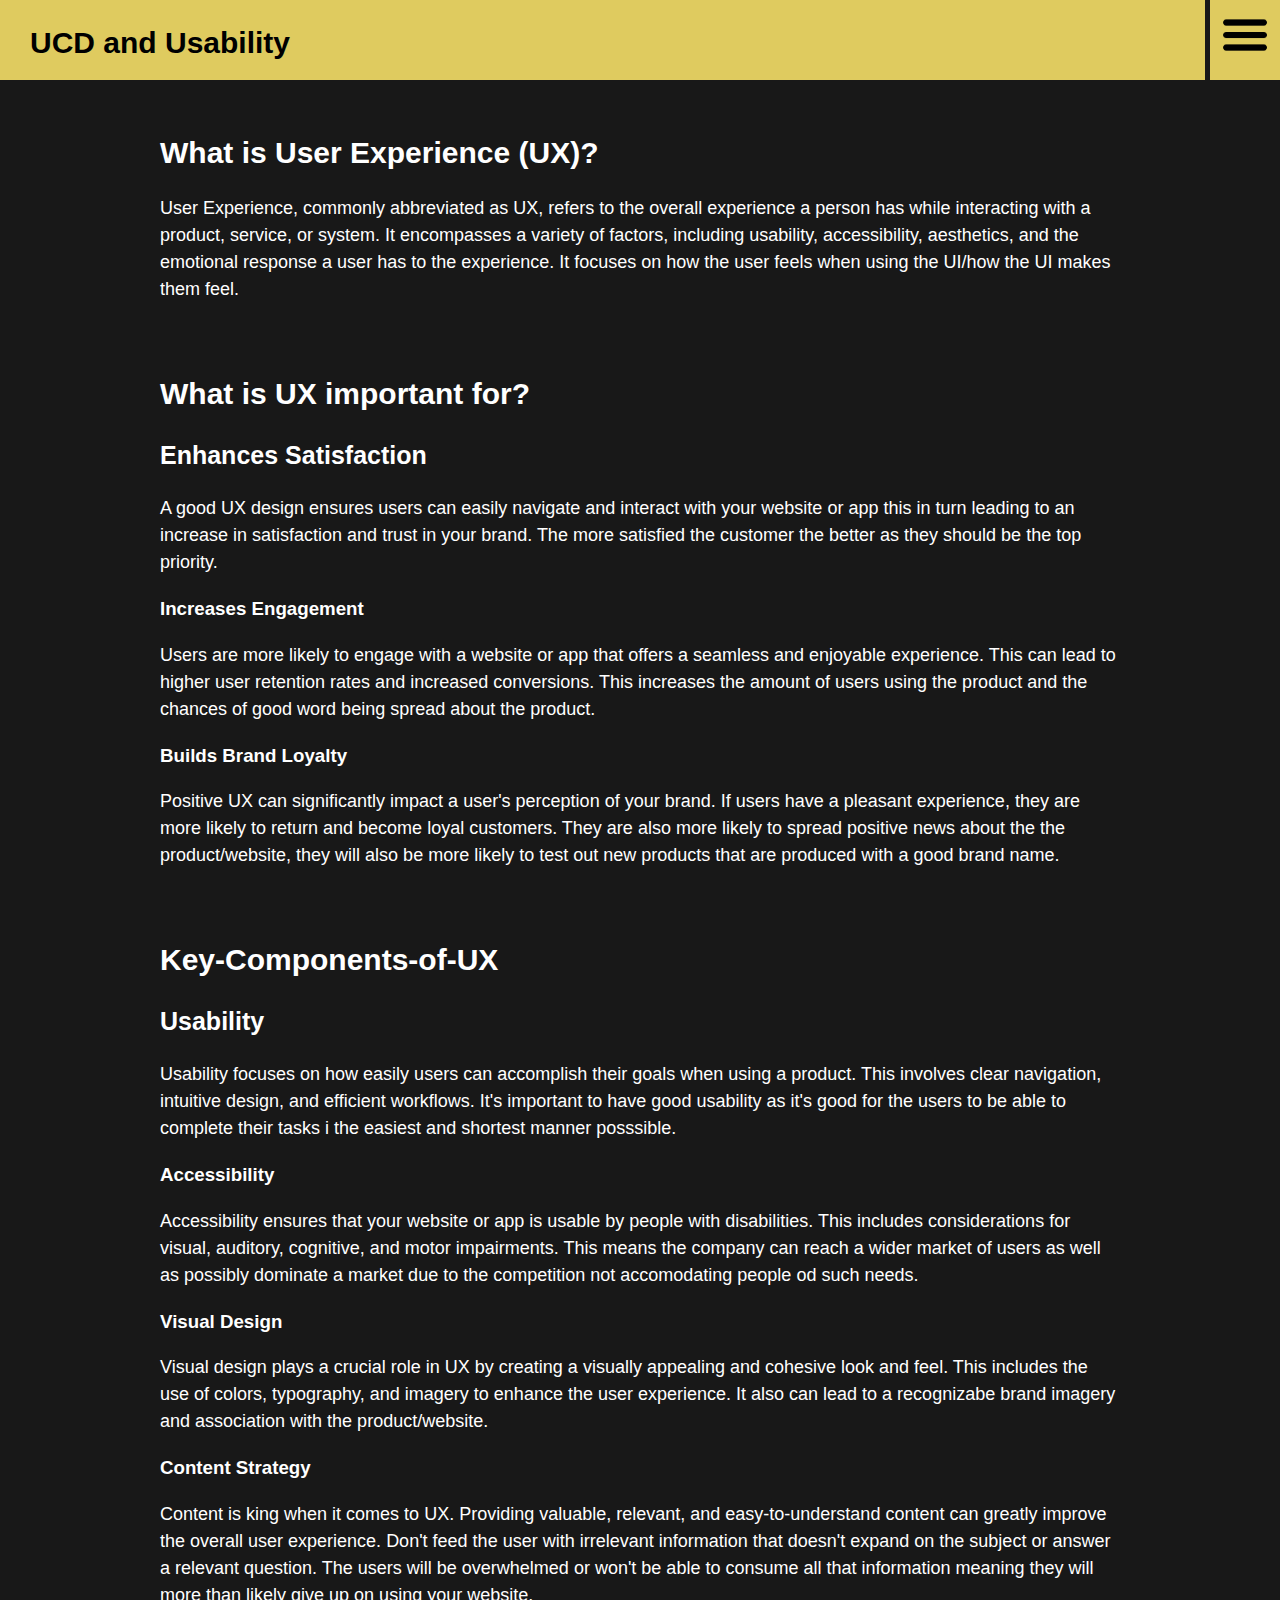
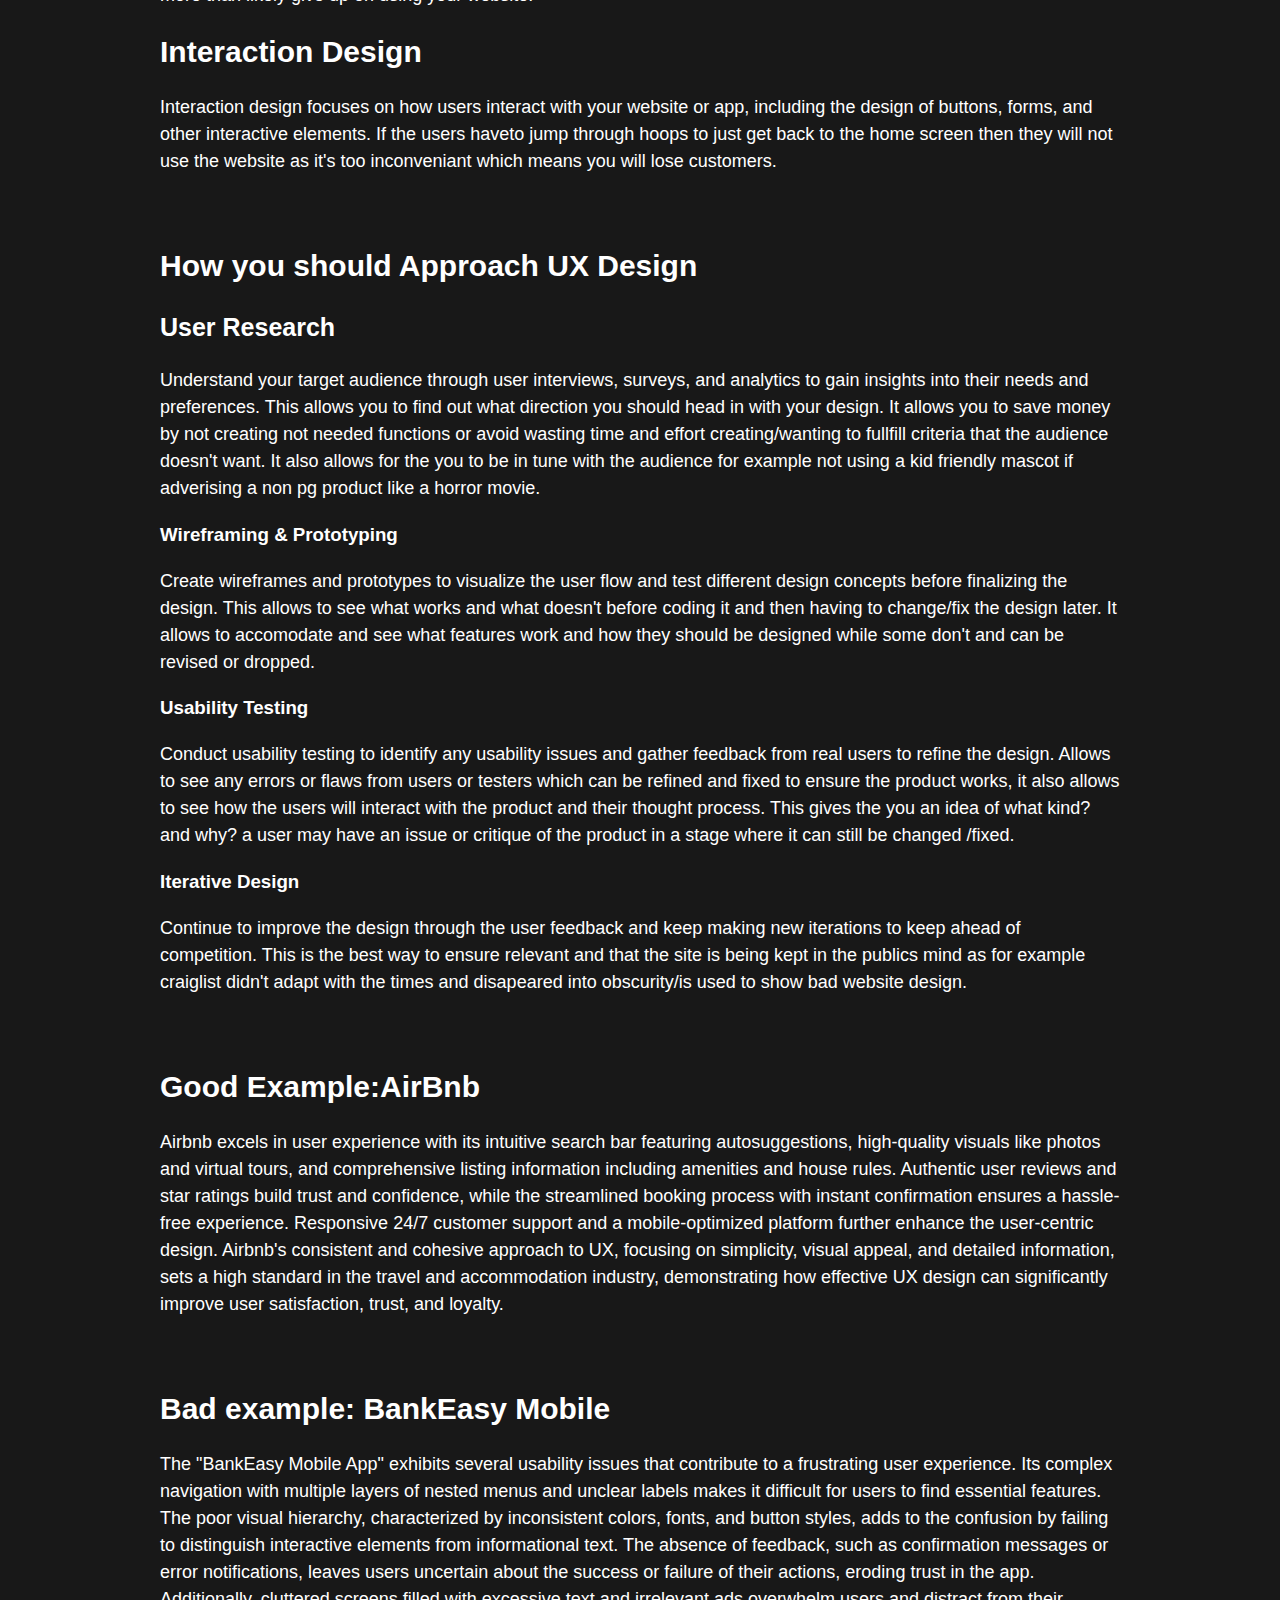
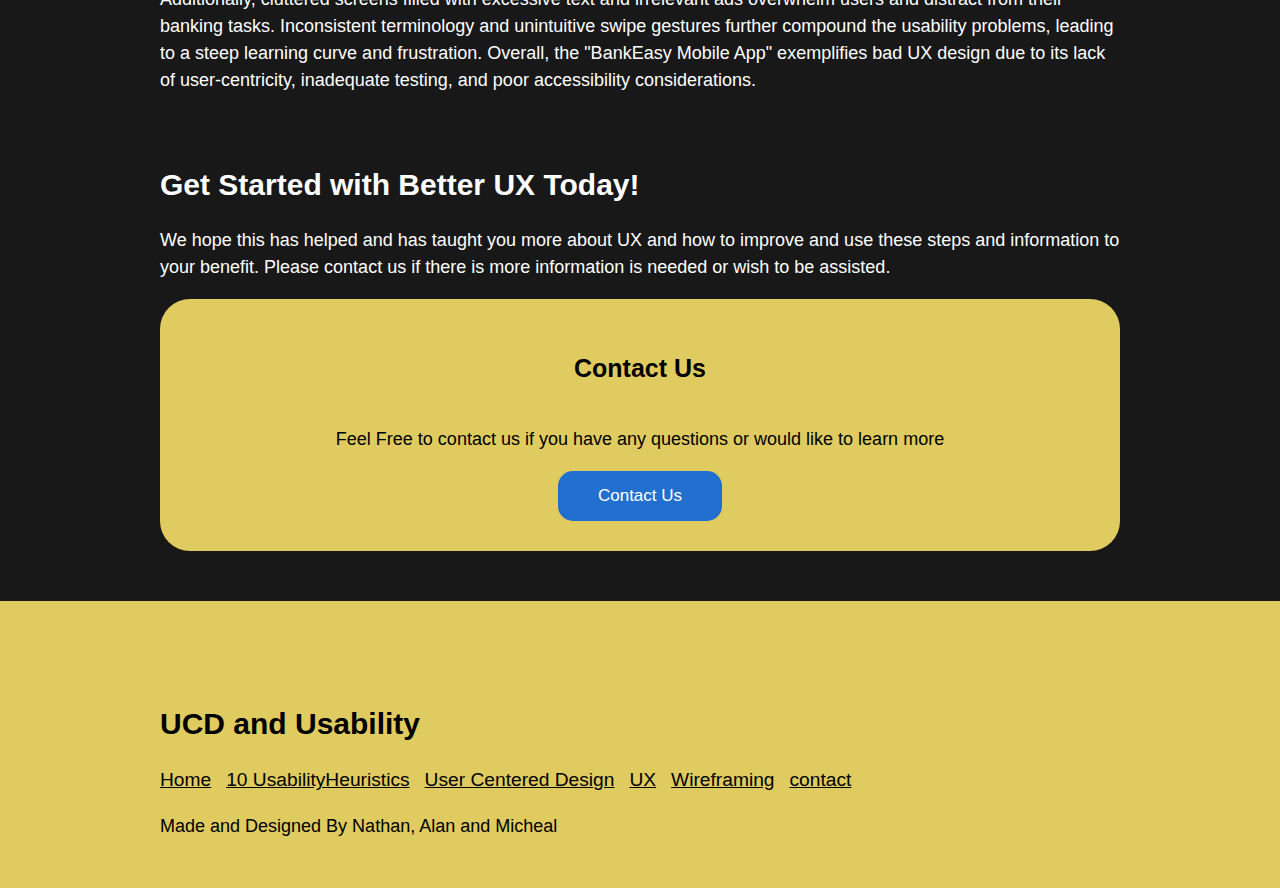
<file: group project/UserExperince.html>
<!DOCTYPE html>
<html>
    <head>
        <meta charset="UTF-8">
        <meta name="viewport" content="width=device-width, initial-scale=1.0">
        <meta name="author" content="Nathan Heaton">
        <title>Usability</title>
        <link href="assets/css.css" rel="stylesheet" text="text/css">
    </head>
    <body>
        <header>
            <div class="yellow-box-title">
            <h1>UCD and Usability</h1>
            </div>
            <nav class="top-nav">
                <a class="nav-link yellow-box" href="index.html">Home</a>
                <a class="nav-link yellow-box" href="UsabilityHeuristics.html">10 UsabilityHeuristics</a>
                <a class="nav-link yellow-box" href="UserCenteredDesign.html">User Centered Design</a>
                <a class="nav-link yellow-box" href="UserExperince.html">UX</a>
                <a class="nav-link yellow-box" href="Wireframing.html">Wireframing</a>
                <a class="nav-link yellow-box" href="contactUs.html">Contact</a>
                
            </nav>
            <div class="yellow-box-end">
                <button class="mobile hamburger"><img src="assets/hamburger-menu-nav.png" alt="Menu" width="50px" height="auto"></button>
            </div>
        </header>
        <nav class="mobile-nav mobile">
            <a class="nav-link yellow-box" href="index.html">Home</a>
            <a class="nav-link yellow-box" href="UsabilityHeuristics.html">10 UsabilityHeuristics</a>
            <a class="nav-link yellow-box" href="UserCenteredDesign.html">User Centered Design</a>
            <a class="nav-link yellow-box" href="UserExperince.html">UX</a>
            <a class="nav-link yellow-box" href="Wireframing.html">Wireframing</a>
            <a class="nav-link yellow-box" href="contactUs.html">Contact</a>
            
        </nav>
        <main class="main-content">
            <div class="text-box-ux">
                <h1 class="white-text title">What is User Experience (UX)? </h1>
                <p class="white-text">User Experience, commonly abbreviated as UX, refers to the overall experience a person
                    has while interacting with a product, service, or system.
                    It encompasses a variety of factors, including usability, accessibility, aesthetics,
                    and the emotional response a user has to the experience. It focuses on how the user feels
                    when using the UI/how the UI makes them feel. </p>
            </div>
            <div class="text-box-ux">
                <h1 class="white-text">What is UX important for? </h1>

                <h2 class="white-text" >Enhances Satisfaction</h2>
                <p class="white-text">A good UX design ensures users can easily navigate and interact with your website or app this in turn leading 
                    to an increase in satisfaction and trust in your brand. The more satisfied the 
                    customer the better as they should be the top priority. </p>

                <h3 class="white-text">Increases Engagement </h3>
                <p class="white-text">Users are more likely to engage with a website or app that offers a seamless and enjoyable experience.
                    This can lead to higher user retention rates and increased conversions. This increases the amount
                    of users using the product and the chances of good word being spread about the product. </p>

                <h3 class="white-text">Builds Brand Loyalty </h3>
                <p class="white-text">Positive UX can significantly impact a user's perception of your brand.
                    If users have a pleasant experience, they are more likely to return and become loyal customers.
                    They are also more likely to spread positive news about the the product/website, they will also 
                    be more likely to test out new products that are produced with a good brand name.</p>
            </div>
            <div class="text-box-ux">
                <h1 class="white-text">Key-Components-of-UX </h1>

                <h2 class="white-text">Usability </h2>
                <p class="white-text">Usability focuses on how easily users can accomplish their goals when using a product.
                    This involves clear navigation, intuitive design, and efficient workflows. It's important 
                    to have good usability as it's good for the users to be able to complete their tasks i the 
                    easiest and shortest manner posssible.   </p>

                <h3 class="white-text" >Accessibility</h3>
                <p class="white-text">Accessibility ensures that your website or app is usable by people with disabilities.
                    This includes considerations for visual, auditory, cognitive, and motor impairments. 
                    This means the company can reach a wider market of users as well as possibly dominate a 
                    market due to the competition not accomodating people od such needs. </p>

                <h3 class="white-text" >Visual Design </h3>
                <p class="white-text">Visual design plays a crucial role in UX by creating a visually appealing and cohesive look and feel.
                    This includes the use of colors, typography, and imagery to enhance the user experience. It also 
                    can lead to a recognizabe brand imagery and association with the product/website. </p>

                <h3 class="white-text">Content Strategy  </h3>
                <p class="white-text">Content is king when it comes to UX. Providing valuable,
                    relevant, and easy-to-understand content can greatly improve the overall user experience. Don't 
                    feed the user with irrelevant information that doesn't expand on the subject or answer a relevant
                    question. The users will be overwhelmed or won't be able to consume all that information meaning they will 
                    more than likely give up on using your website. </p>

                <h1 class="white-text">Interaction Design  </h3>
                <p class="white-text">Interaction design focuses on how users interact with your website or app,
                    including the design of buttons, forms, and other interactive elements. If the users haveto jump through hoops to 
                    just get back to the home screen then they will not use the website as it's too inconveniant
                    which means you will lose customers.</p>
            </div>

            <div class="text-box-ux">
                <h1 class="white-text">How you should Approach UX Design </h1>

                <h2 class="white-text">User Research</h2>
                <p class="white-text">Understand your target audience through user interviews, surveys,
                    and analytics to gain insights into their needs and preferences. This allows you to find out what direction 
                    you should head in with your design. It allows you to save money by not creating not needed functions or
                    avoid wasting time and effort creating/wanting to fullfill criteria that the audience doesn't want. It also allows for
                    the you to be in tune with the audience for example not using a kid friendly mascot if adverising a non pg product like 
                    a horror movie.</p>

                <h3 class="white-text">Wireframing & Prototyping</h3>
                <p class="white-text">Create wireframes and prototypes to visualize the user flow and test different design concepts before finalizing
                    the design. This allows to see what works and what doesn't before coding it and then having to change/fix the design later. 
                    It allows to accomodate and see what features work and how they should be designed while some don't and can be revised or
                    dropped. </p>

                <h3 class="white-text">Usability Testing</h3>
                <p class="white-text">Conduct usability testing to identify any usability issues and gather feedback from real users to refine the design. 
                    Allows to see any errors or flaws from users or testers which can be refined and fixed to ensure the product works,
                    it also allows to see how the users will interact with the product and their thought process. This gives the you an 
                    idea of what kind? and why? a user may have an issue or critique of the product in a stage where it can still be changed
                    /fixed.   </p>

                <h3 class="white-text">Iterative Design</h3>
                <p class="white-text">Continue to improve the design through the user feedback and keep making new iterations to keep ahead of competition.
                    This is the best way to ensure relevant and that the site is being kept in the publics mind as for example craiglist didn't 
                    adapt with the times and disapeared into obscurity/is used to show bad website design. </p>
            </div>

            <div class="text-box-ux">
              <h1 class="white-text">Good Example:AirBnb</h1>
              <p class="white-text">Airbnb excels in user experience with its intuitive search bar featuring autosuggestions,
                high-quality visuals like photos and virtual tours, and comprehensive listing information including amenities and house rules.
                Authentic user reviews and star ratings build trust and confidence, while the streamlined booking process with instant confirmation ensures a hassle-free experience.
                Responsive 24/7 customer support and a mobile-optimized platform further enhance the user-centric design.
                Airbnb's consistent and cohesive approach to UX, focusing on simplicity, visual appeal, and detailed information,
                sets a high standard in the travel and accommodation industry,
                demonstrating how effective UX design can significantly improve user satisfaction, trust, and loyalty. </p>
            </div>

            <div class="text-box-ux">
                <h1 class="white-text">Bad example: BankEasy Mobile </h1>
                <p class="white-text">The "BankEasy Mobile App" exhibits several usability issues that contribute to a frustrating user experience.
                    Its complex navigation with multiple layers of nested menus and unclear labels makes it difficult for users to find essential features.
                    The poor visual hierarchy, characterized by inconsistent colors, fonts, and button styles, adds to the confusion by failing to distinguish interactive elements
                    from informational text.
                    The absence of feedback, such as confirmation messages or error notifications, leaves users uncertain about the success or failure of their actions, eroding trust in the app.
                    Additionally, cluttered screens filled with excessive text and irrelevant ads overwhelm users and distract from their banking tasks.
                    Inconsistent terminology and unintuitive swipe gestures further compound the usability problems, leading to a steep learning curve and frustration.
                    Overall, the "BankEasy Mobile App" exemplifies bad UX design due to its lack of user-centricity, inadequate testing,
                    and poor accessibility considerations. </p>
              </div>

              <div class="text-box-ux">
                <h1 class="white-text">Get Started with Better UX Today!  </h1>
                <p class="white-text">We hope this has helped and has taught you more about UX and how to improve and use these steps and information
                    to your benefit. Please contact us if there is more information is needed or wish to be assisted.
                </p>
              </div>
              <section class="Centered-text-small yellow two-wide">
                <h2>Contact Us</h2>
                <p class="black-text">Feel Free to contact us if you have any questions or would like to learn more</p>
                <a class="nav-link" href="contactUs.html"><button class="btn" >Contact Us</button></a>
            </section>

        </main>    
        <footer>
            <section class="main-content">
                <h1 class="black-text">UCD and Usability</h1>
                <nav class="footer-nav">                    
                    <a class="nav-link" href="index.html">Home</a>
                    <a class="nav-link" href="UsabilityHeuristics.html">10 UsabilityHeuristics</a>
                    <a class="nav-link" href="UserCenteredDesign.html">User Centered Design</a>
                    <a class="nav-link" href="UserExperince.html">UX</a>
                    <a class="nav-link" href="Wireframing.html">Wireframing</a>
                    <a class="nav-link" href="contactUs.html">contact</a>
                   
                </nav>
                <p class="black-text">Made and Designed By Nathan, Alan and Micheal</p>

            </section>
        </footer>
    
        <!-- jquery -->
        <script src="https://ajax.googleapis.com/ajax/libs/jquery/3.7.1/jquery.min.js"></script>
         <script src="assets/file.js"></script>

    </body>
</html>
</file>
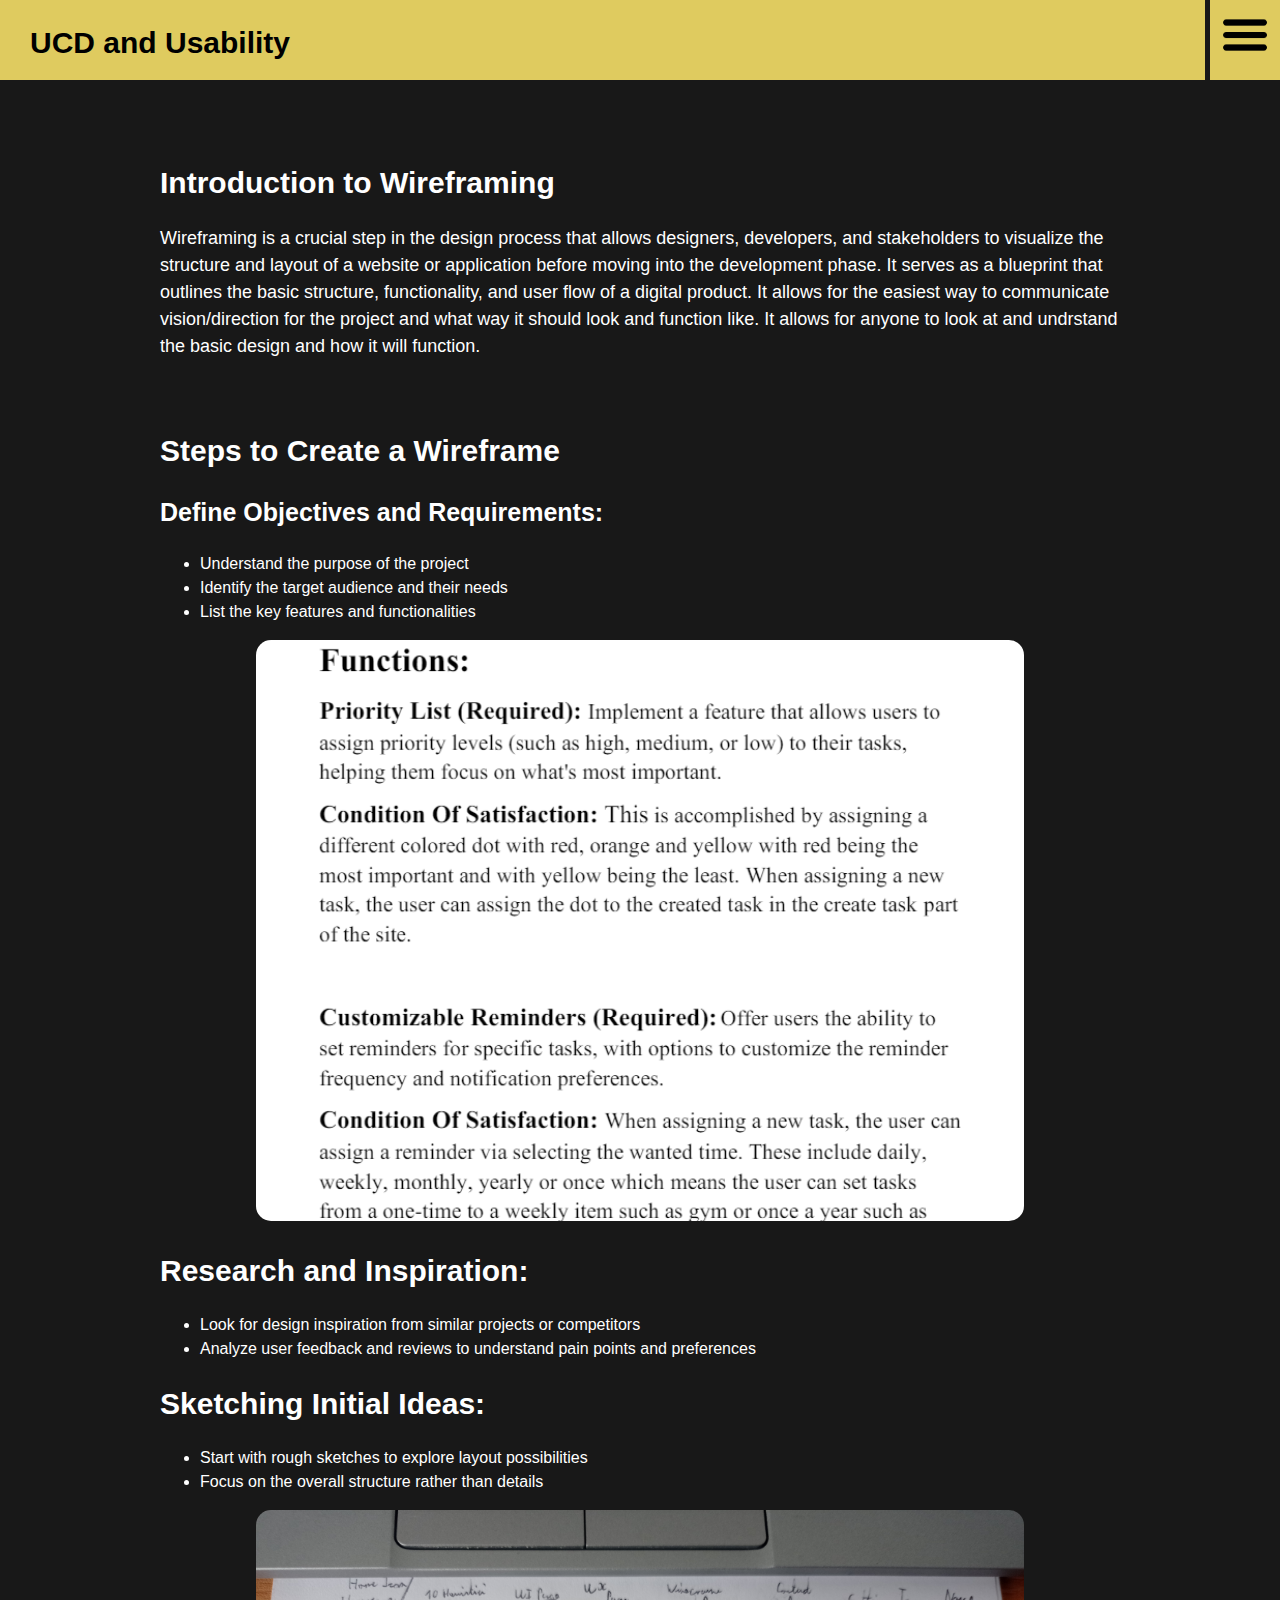
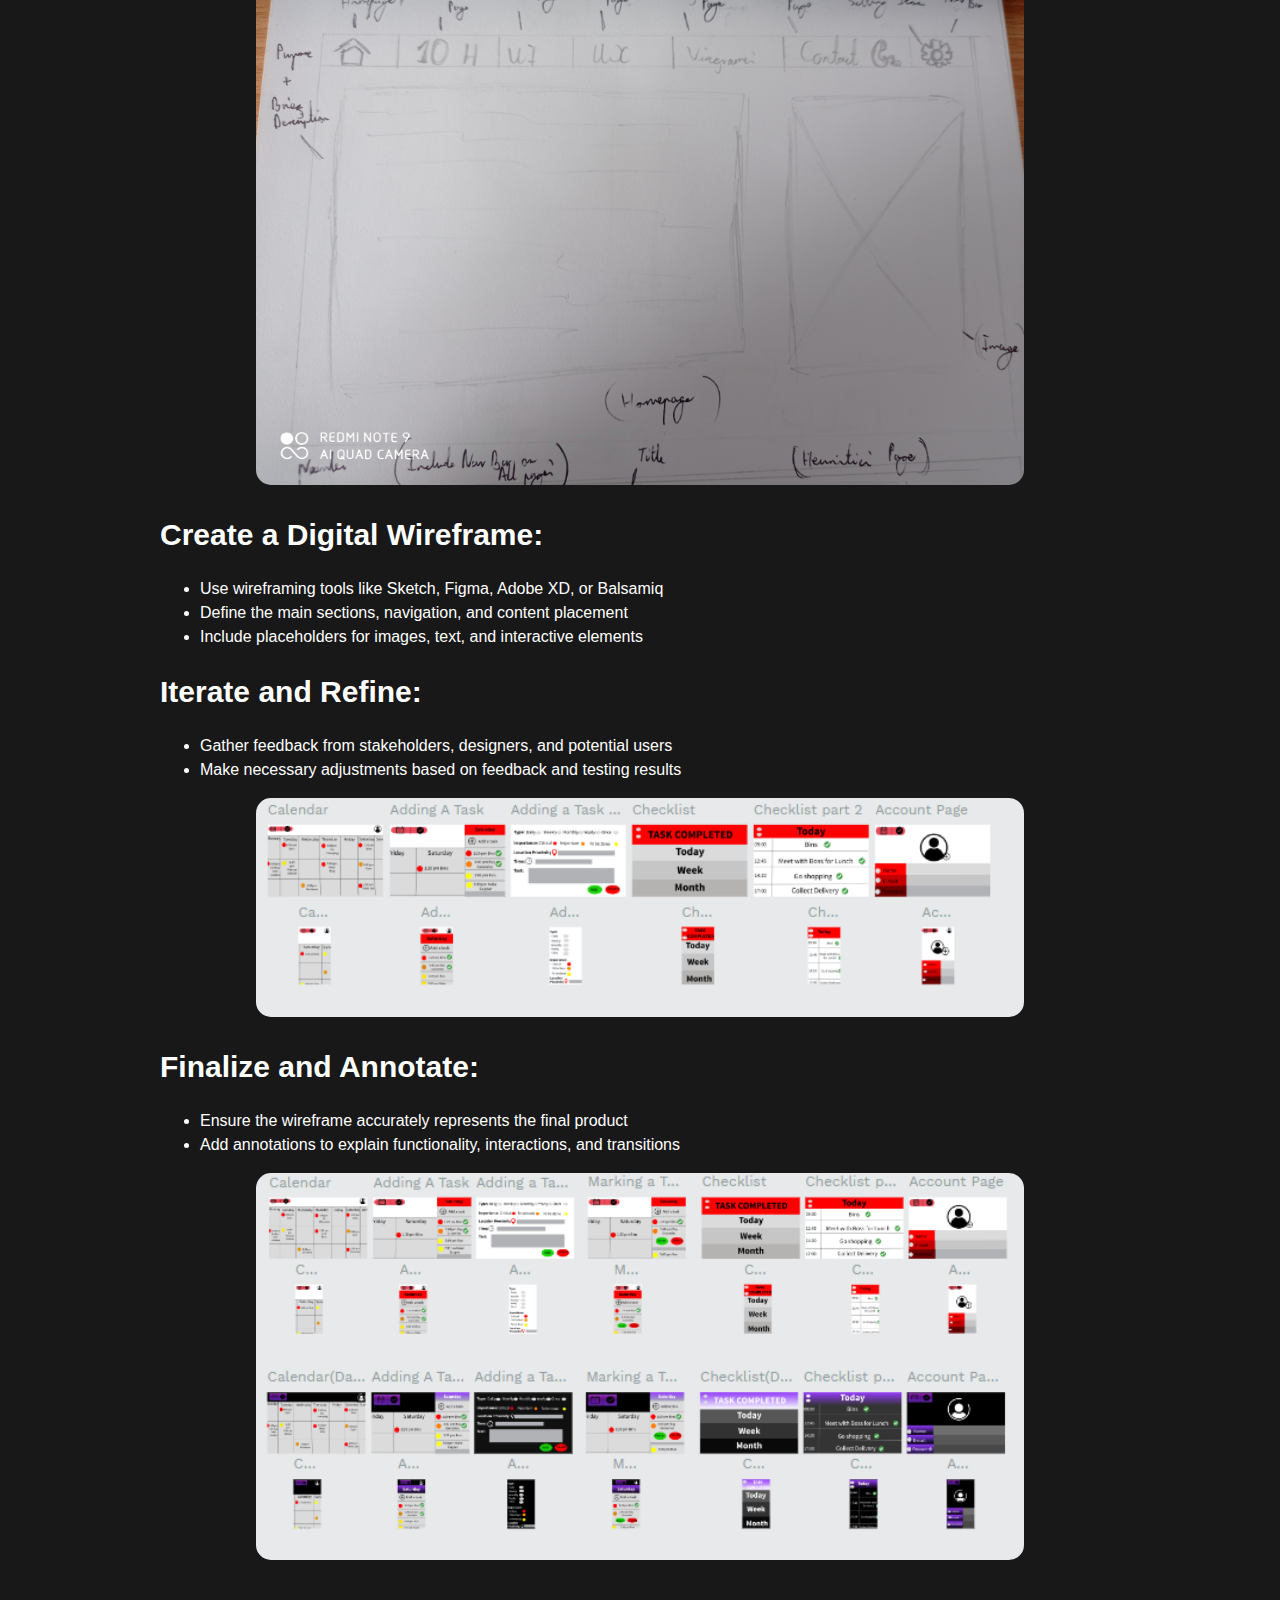
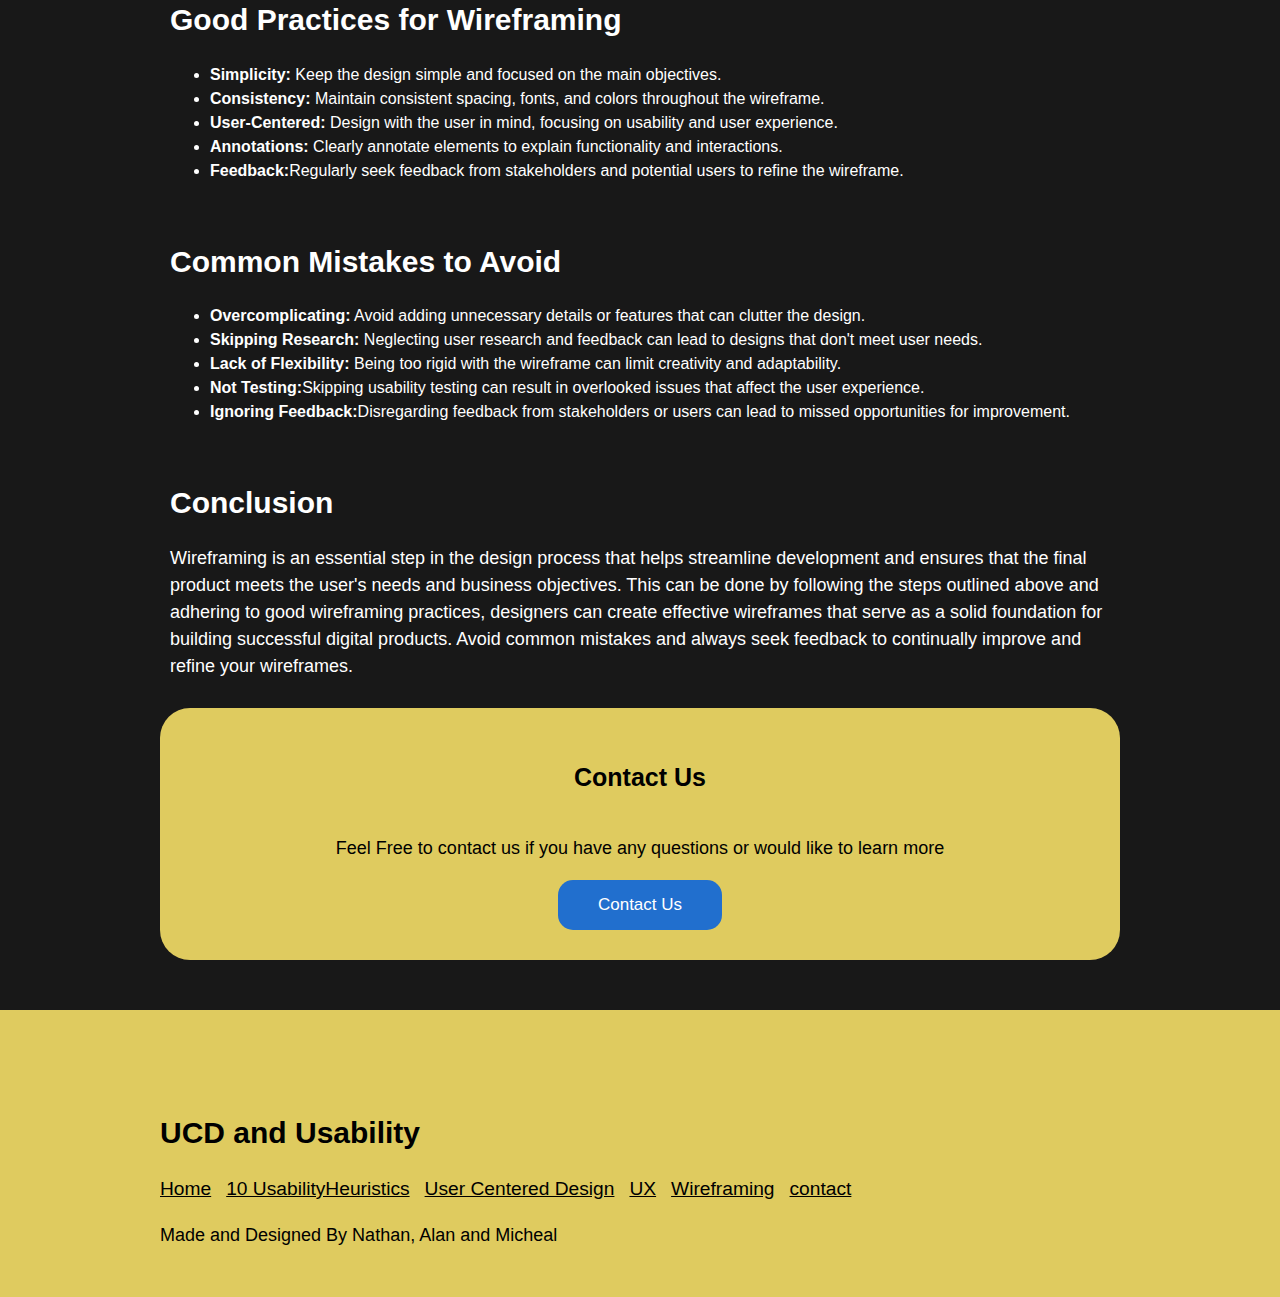
<file: group project/Wireframing.html>
<!DOCTYPE html>
<html>
    <head>
        <meta charset="UTF-8">
        <meta name="viewport" content="width=device-width, initial-scale=1.0">
        <meta name="author" content="Nathan Heaton">
        <title>Wireframing</title>
        <link href="assets/css.css" rel="stylesheet" text="text/css">
    </head>
    <body>
        <header>
            <div class="yellow-box-title">
            <h1>UCD and Usability</h1>
            </div>
            <nav class="top-nav">
                <a class="nav-link yellow-box" href="index.html">Home</a>
                <a class="nav-link yellow-box" href="UsabilityHeuristics.html">10 UsabilityHeuristics</a>
                <a class="nav-link yellow-box" href="UserCenteredDesign.html">User Centered Design</a>
                <a class="nav-link yellow-box" href="UserExperince.html">UX</a>
                <a class="nav-link yellow-box" href="Wireframing.html">Wireframing</a>
                <a class="nav-link yellow-box" href="contactUs.html">Contact</a>
                
            </nav>
            <div class="yellow-box-end">
                <button class="mobile hamburger"><img src="assets/hamburger-menu-nav.png" alt="Menu" width="50px" height="auto"></button>
            </div>
        </header>
        <nav class="mobile-nav mobile">
            <a class="nav-link yellow-box" href="index.html">Home</a>
            <a class="nav-link yellow-box" href="UsabilityHeuristics.html">10 UsabilityHeuristics</a>
            <a class="nav-link yellow-box" href="UserCenteredDesign.html">User Centered Design</a>
            <a class="nav-link yellow-box" href="UserExperince.html">UX</a>
            <a class="nav-link yellow-box" href="Wireframing.html">Wireframing</a>
            <a class="nav-link yellow-box" href="contactUs.html">Contact</a>
            
        </nav>
        <main class="main-content">
            <div class="text-box-ux">

              <div class="text-box-ux">
                <h1 class="white-text title">Introduction to Wireframing </h1>
                <p class="white-text">Wireframing is a crucial step in the design process that allows designers,
                    developers, and stakeholders to visualize the structure and layout of a website or application before moving into the development phase.
                    It serves as a blueprint that outlines the basic structure, functionality, and user flow of a digital product. It allows for the 
                    easiest way to communicate vision/direction for the project and what way it should look and function like. It allows for anyone
                    to look at and undrstand the basic design and how it will function. </p>
              </div>
            </div>

            <div class="text-box-ux">
                <h1 class="white-text">Steps to Create a Wireframe  </h1>
                <h2 class="white-text">Define Objectives and Requirements:</h2>
                <ul>
                    <li>Understand the purpose of the project</li>
                    <li>Identify the target audience and their needs</li>
                    <li>List the key features and functionalities</li>
                </ul>
              </div>
              <div class="image-box-curved Step-image">
                <img class="image-fill" src="assets/Step-1.png" alt="First step which is a list of all the functions wanted." >
              </div>
            </div>

            <div class="Steps-2">
                <h1 class="white-text">Research and Inspiration: </h1>
                <ul>
                    <li>Look for design inspiration from similar projects or competitors</li>
                    <li>Analyze user feedback and reviews to understand pain points and preferences</li>
                </ul>
              </div>
            </div>
           
            <div class="Steps-3">
                <h1 class="white-text">Sketching Initial Ideas:  </h1>
                <ul>
                    <li>Start with rough sketches to explore layout possibilities</li>
                    <li>Focus on the overall structure rather than details</li>
                </ul>
              </div>
              <div class="image-box-curved Step-image">
                  <img class="image-fill" src="assets/step-3.jpg" alt="First desiign step which is a rough handdrawing of the project." >
              </div>
            </div>

            <div class="Steps-4">
                <h1 class="white-text">Create a Digital Wireframe: </h1>
                <ul>
                    <li>Use wireframing tools like Sketch, Figma, Adobe XD, or Balsamiq</li>
                    <li>Define the main sections, navigation, and content placement</li>
                    <li>Include placeholders for images, text, and interactive elements</li>
                </ul>
              </div>
            </div>

            <div class="Steps-5">
                <h1 class="white-text">Iterate and Refine:  </h1>
                <ul>
                    <li>Gather feedback from stakeholders, designers, and potential users</li>
                    <li>Make necessary adjustments based on feedback and testing results</li>
                </ul>
              </div>
              <div class="image-box-curved Step-image">
                <img class="image-fill" src="assets/step-5.png" alt="Then create a new version that uses errors to fix mistakes." >
              </div>
            </div>

            <div class="Steps-6">
                <h1 class="white-text">Finalize and Annotate:  </h1>
                <ul>
                    <li>Ensure the wireframe accurately represents the final product</li>
                    <li>Add annotations to explain functionality, interactions, and transitions</li>
                </ul>
                <div class="image-box-curved Step-image">
                    <img class="image-fill" src="assets/step-6.png" alt="Final iteration of fixing before launching product.">
                </div>
            </div>    
            <div class="Benefits">
                <h1 class="white-text">Good Practices for Wireframing  </h1>
                <ul>
                    <li><b>Simplicity:</b> Keep the design simple and focused on the main objectives.</li>
                    <li><b>Consistency: </b> Maintain consistent spacing, fonts, and colors throughout the wireframe.</li>
                    <li><b>User-Centered:</b> Design with the user in mind, focusing on usability and user experience.</li>
                    <li><b>Annotations:</b> Clearly annotate elements to explain functionality and interactions. </li>
                    <li><b>Feedback:</b>Regularly seek feedback from stakeholders and potential users to refine the wireframe.</li>
                </ul>
              
            </div>

            <div class="Mistakes">
                <h1 class="white-text">Common Mistakes to Avoid </h1>
                <ul>
                    <li><b>Overcomplicating:</b> Avoid adding unnecessary details or features that can clutter the design.</li>
                    <li><b>Skipping Research:</b> Neglecting user research and feedback can lead to designs that don't meet user needs.</li>
                    <li><b>Lack of Flexibility:</b> Being too rigid with the wireframe can limit creativity and adaptability. </li>
                    <li><b>Not Testing:</b>Skipping usability testing can result in overlooked issues that affect the user experience. </li>
                    <li><b>Ignoring Feedback:</b>Disregarding feedback from stakeholders or users can lead to missed opportunities for improvement. </li>
                </ul>
              </div>
            </div>

            <div class="End">
                <h1 class="white-text">  Conclusion </h1>
                <p class="white-text">Wireframing is an essential step in the design process that helps streamline development and ensures that the final product
                    meets the user's needs and business objectives. This can be done by following the steps outlined above and adhering to good wireframing practices,
                    designers can create effective wireframes that serve as a solid foundation for building successful digital products.
                    Avoid common mistakes and always seek feedback to continually improve and refine your wireframes. 
                </p>
              </div>
            </div>


            <section class="Centered-text-small yellow two-wide">
                <h2 >Contact Us</h2>
                <p class="black-text">Feel Free to contact us if you have any questions or would like to learn more</p>
                <a class="nav-link" href="contactUs.html"><button class="btn" >Contact Us</button></a>
            </section>

        </main>    
        <footer>
            <section class="main-content">
                <h1>UCD and Usability</h1>
                <nav class="footer-nav">                    
                    <a class="nav-link" href="index.html">Home</a>
                    <a class="nav-link" href="UsabilityHeuristics.html">10 UsabilityHeuristics</a>
                    <a class="nav-link" href="UserCenteredDesign.html">User Centered Design</a>
                    <a class="nav-link" href="UserExperince.html">UX</a>
                    <a class="nav-link" href="Wireframing.html">Wireframing</a>
                    <a class="nav-link" href="contactUs.html">contact</a>
                    
                </nav>
                <p class="black-text">Made and Designed By Nathan, Alan and Micheal</p>

            </section>
        </footer>
    
       
        <script src="https://ajax.googleapis.com/ajax/libs/jquery/3.7.1/jquery.min.js"></script>
         <script src="assets/file.js"></script>

    </body>
</html>
</file>
<file: group project/assets/css.css>
/* Genaral ------------------------------ */
body{
    background-color: rgb(24, 24, 24);
    margin: 0px;
    line-height: 1.5;
}

header{
    background-color: rgb(24, 24, 24);
    position: absolute;
    top:0px;
    left: 0px;
    width: 100%;
    height: 80px;
    display: flex;
    overflow: hidden;    
    text-wrap: nowrap;
}

footer{
    background-color: rgb(223, 203, 95);
    margin-top: 50px;
    padding-top:20px;
    padding-bottom:30px ;
    
}

h1, h2 ,h3 ,a{
    font-family: 'Source Sans Pro', sans-serif;
    
}

ol{
    font-family: Verdana, sans-serif;
}

h1{
    font-size: 30px;
}

p{
    font-family: Verdana, sans-serif;
    font-size: 18px;
    font-weight: 500;
}

a{
    font-size: large;

}

.home-title{
    color: rgb(255, 255, 255);
    font-size: 40px;
    }

/* nav ------------------------------ */
.nav-link{
    font-size: larger;
    text-decoration: none;
    color: black;
    

}

.footer-nav{
    display: flex;
    gap: 15px;
    text-decoration: underline;

}

.yellow-box{
    background-color: rgb(223, 203, 95);
    position: relative;
    height: 80px;
    padding: 30px;
    margin-right: 5px;
      
}

.yellow-box:hover{
    background-color: rgb(231, 218, 140);
}

.yellow-box-title{
    background-color: rgb(223, 203, 95);
    position: relative;
    height: 80px;
    padding-left: 30px;
    padding-right: 30px;
    margin-right: 5px;
       
}

.yellow-box-end{
    background-color: rgb(223, 203, 95);
    position: relative;
    height: 80px;
    width: 100%;
    padding: 10px;       
}

nav{
    display: flex;
}

/**/

.main-content{
    margin: auto;
    margin-top: 80px;
    max-width: 1400px;
    width: 75%;

}

/* colours -----------------------*/

.blue{
    background-color: rgb(179, 213, 255);
}

.yellow{
    background-color: rgb(223, 203, 95);
}

.light-yellow{
    background-color: rgb(237, 212, 156);
}

.black-text{
    color: black;
}

.white-text{
    color: #fff;
}
/* grids -----------------------*/

#home-grid{
    display: grid;
    grid-template-columns: 1fr 1fr 1fr ;
    gap:15px;
}

#home-item1{    grid-column: 1/4;}
#home-item2{    grid-column: 1/3;}
#home-item3{    grid-column: 3/4;}


#two-column-grid{
    margin-top: calc(10vh + 30px);
    
    display: grid;
    grid-template-columns: 1fr 1fr ;
    gap:15px;
}

.two-wide{    grid-column: 1/3;}
.first-half{    grid-column: 1/2;}
.second-half{    grid-column: 2/3;}

/* Buttons -----------------------*/

.btn{
font-family: Verdana, Geneva, Tahoma, sans-serif;
font-size: 17px;
color: #fff;
background-color: rgb(33, 111, 206);
padding: 15px 40px;
border-radius: 15px;
border: 0px;
transition : 1222ms;
transform: translateY(0);
display: flex;
flex-direction: row;
align-items: center;
cursor: pointer;
}

.btn:hover{

transition : 1222ms;
padding: 15px 50px;
transform : translateY(-6px);
background-color: rgb(223, 203, 95);
color: rgb(0, 0, 0);
}
/* text boxes -----------------------*/

.image-box-curved{
    border-radius: 15px;
}

.image-box-curved-shrunk{
    border-radius: 15px;
    margin-left: auto;
    margin-right: auto;
    width: 75%;

}

.text-box{
    padding: 25px;
    border-radius: 15px;
    padding-right: 15% ;
}

.Centered-text-small{
    margin: auto;
    padding:30px;
    display: flex;
    flex-direction: column;
    align-items: center;
    border-radius: 30px;
}

.heading-box{
    margin: 25px;
}

.Centered-text{
    margin: auto;
    padding-top: 20vh;
    padding-bottom: 20vh;
    display: flex;
    flex-direction: column;
    align-items: center;
    gap: 1em;
}

/* Images ----------------------------- */

.image-fill{
    width: 100%;
    height: 100%;
    object-fit: cover;
    border-radius: 15px;
}

.image-fit{
    width: 100%;
    border-radius: 15px;
    
}
/* user experience page  ------------------------------ */

.text-box-ux
{
    gap: 15px; 
    padding-top: 30px;
}

/**/

/* Wireframe page  ------------------------------ */

.Opening
{
    gap: 10px;
    padding:10px ;
}



.Opening-1 p
{
    text-align: left;
    font-size: 20px;/*size*/
    font-family: Verdana, Geneva, Tahoma, sans-serif;
    color: white;
}

.Steps-1
{
    margin-left: auto;
    margin-right: auto;
}



ul
{
    font-family: Verdana, Geneva, Tahoma, sans-serif;
    color: white;
}



/* for images in UX page */
.Step-image
{
    width: 80%;
    margin-left: auto;
    margin-right: auto;
}


.Benefits
{
    gap: 10px;
    padding:10px ;
}

.Mistakes
{
    gap: 10px;
    padding:10px ;
}


.End
{
    gap: 10px;
    padding:10px ;
}


/*Contact page css*/

#contact-grid{
    display: grid;
    grid-template-columns: 1fr ;
    gap:15px;
}

#contact-title{
    color: rgb(255, 255, 255);
    font-size: 40px;
    margin: 10px;
}

h2{
font-size: 25px;
}




/* Mobile resposive */
.mobile{
    display: none;
}

.hamburger {
    padding: 15px;
    z-index: 1;
    background-color: #FFFfff00;
    border: none;
    box-shadow: none;
}



@media only screen and (max-width: 768px)
{
    /* page -------------*/
    .mobile{display:contents;}

    .main-content{
        margin-top: 80px;
        width: 90%;
    }
    /* nav --------------------*/

    .footer-nav{
        flex-direction: column;
    
    }

    .top-nav{
        display: none;
    }
    .mobile-nav{
        display: flex;
        text-align: left;
        flex-direction: column;
        margin-top: 80px;
        width: 100%;
    }
    .yellow-box-title{
        width: calc(100% - 135px);
    }

    .yellow-box{
        display: none;
        position:initial;
        padding: 15px;
        margin-top: 5px;
        height: auto;
        margin-right: 0px;

    }

    .yellow-box-end{
        position: absolute;
        right: 0px;
        top: 0px;
        width: 50px;
        height: 80px;
    }

    /* grids ------------------*/
    #home-grid{
        
        display: grid;
        grid-template-columns: 1fr;
        gap:15px;
    }
    
    #home-item1{    grid-column: 1/2;}
    #home-item2{    grid-column: 1/2;}
    #home-item3{    grid-column: 1/2;}

    #two-column-grid{
        margin-top: calc(20px );
        gap:7px;
    }    
    .first-half{    grid-column: 1/3;}
    .second-half{    grid-column: 1/3;}
    
    /* text boxes -----------------------*/

    .image-box-curved{
        border-radius: 10px;
    }

    .text-box{
        padding-top: 20px;
        padding-left: 10px;
        padding-right: 10px; 
        border-radius: 10px;
    }

    .heading-box{
        padding-top: 20px;
        padding-left: 5px;
        padding-right: 5px; 
        border-radius: 10px;
        margin: 0px;

    }

    .Centered-text{
        padding-top: 10vh;
        padding-bottom: 10vh;
    }

    .Step-image
    {
        width: 100%;
    }

    .text-box-ux
    {
        gap: 7px; 
        padding-top: 20px;
    }
}

/* small desktop screens tablets*/
@media only screen and (max-width: 1300px) and (min-width: 738px)
{
    .mobile{display:contents;}
    .top-nav{
        display: none;
    }
    .mobile-nav{
        display: flex;
        position: absolute;
        text-align: right;
        flex-direction: column;
        top: 80px;
        right: 0px;
        width: 300px;
    }

    .yellow-box-title{
        width: calc(100% - 135px);
    }

    .yellow-box{
        display: none;
        padding: 15px;
        margin-top: 5px;
        height: auto;
        margin-right: 0px;

    }

    .yellow-box-end{
        position: absolute;
        right: 0px;
        top: 0px;
        width: 50px;
        height: 80px;
    }

    #home-grid{
        
        display: grid;
        grid-template-columns: 1fr;
        gap:15px;
    }

    #home-item1{    grid-column: 1/2;}
    #home-item2{    grid-column: 1/2;}
    #home-item3{    grid-column: 1/2;}

    .first-half{    grid-column: 1/3;}
    .second-half{    grid-column: 1/3;}

}
</file>
